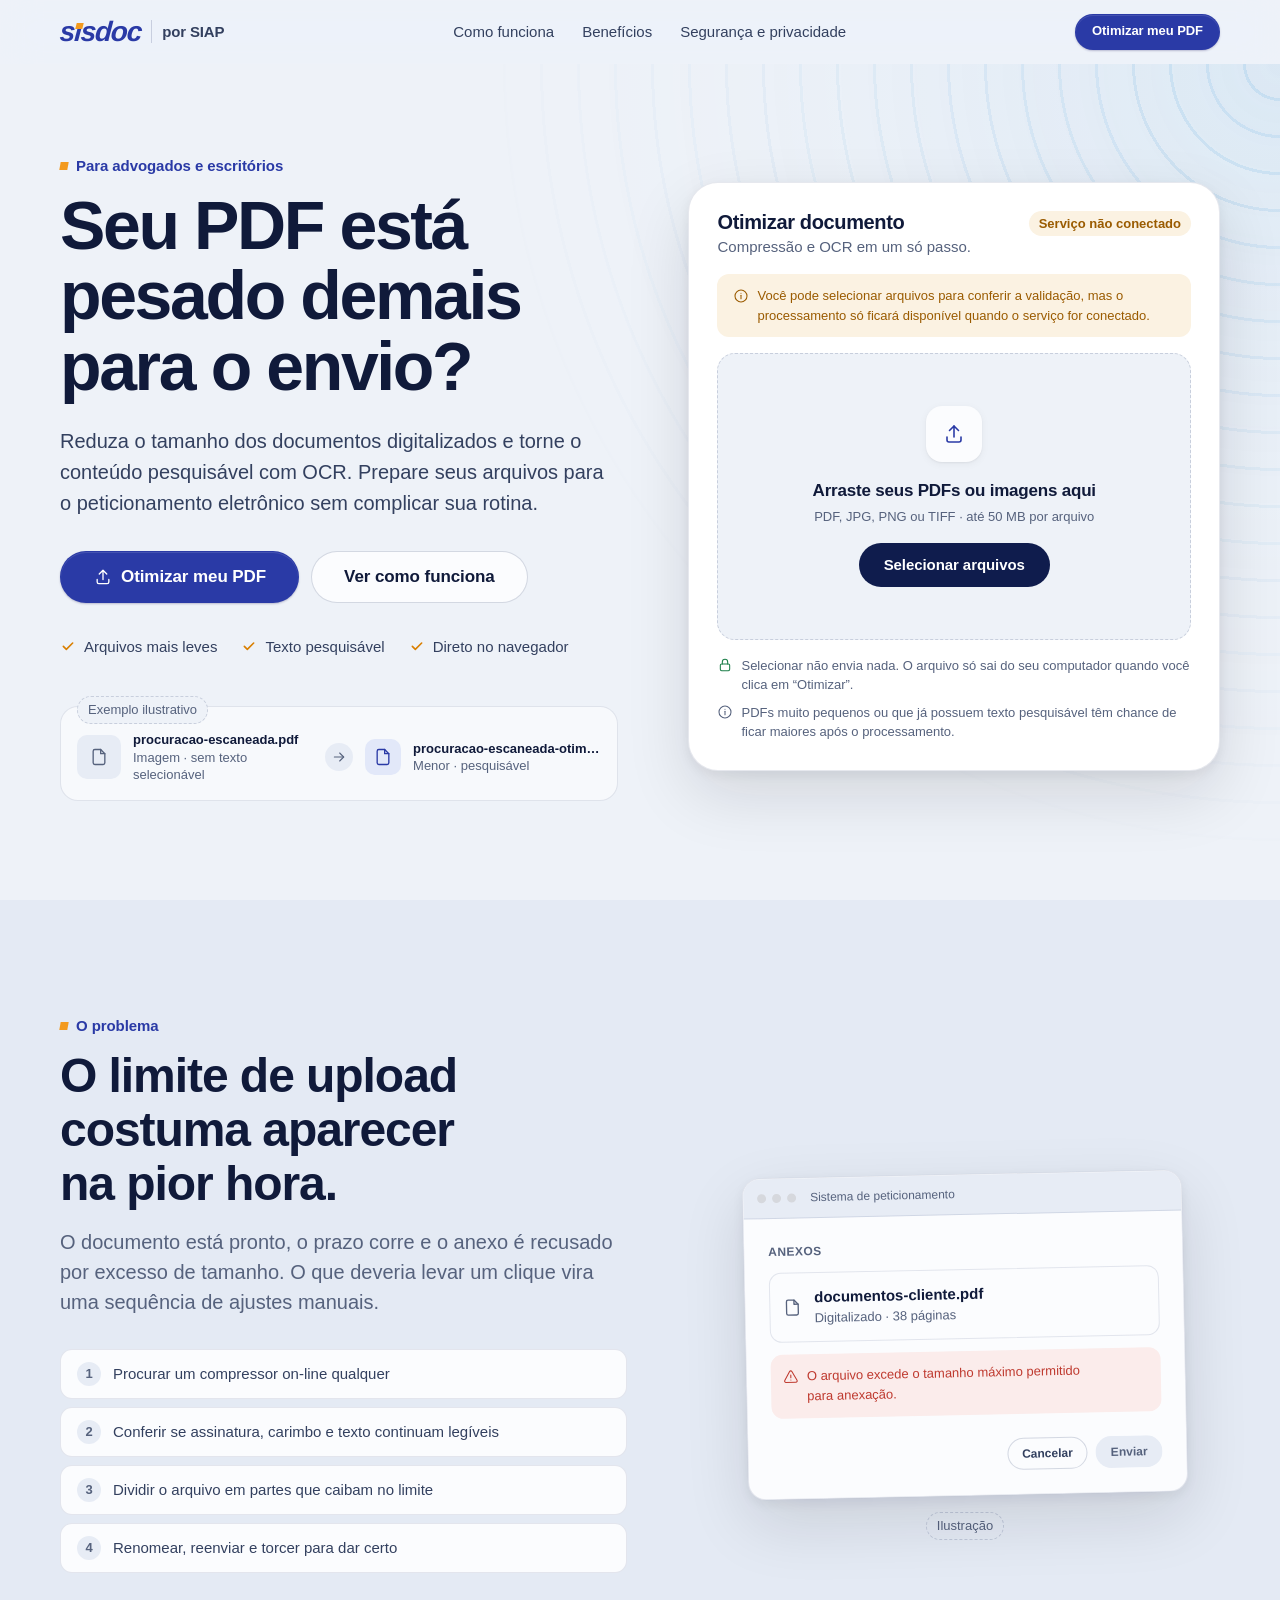
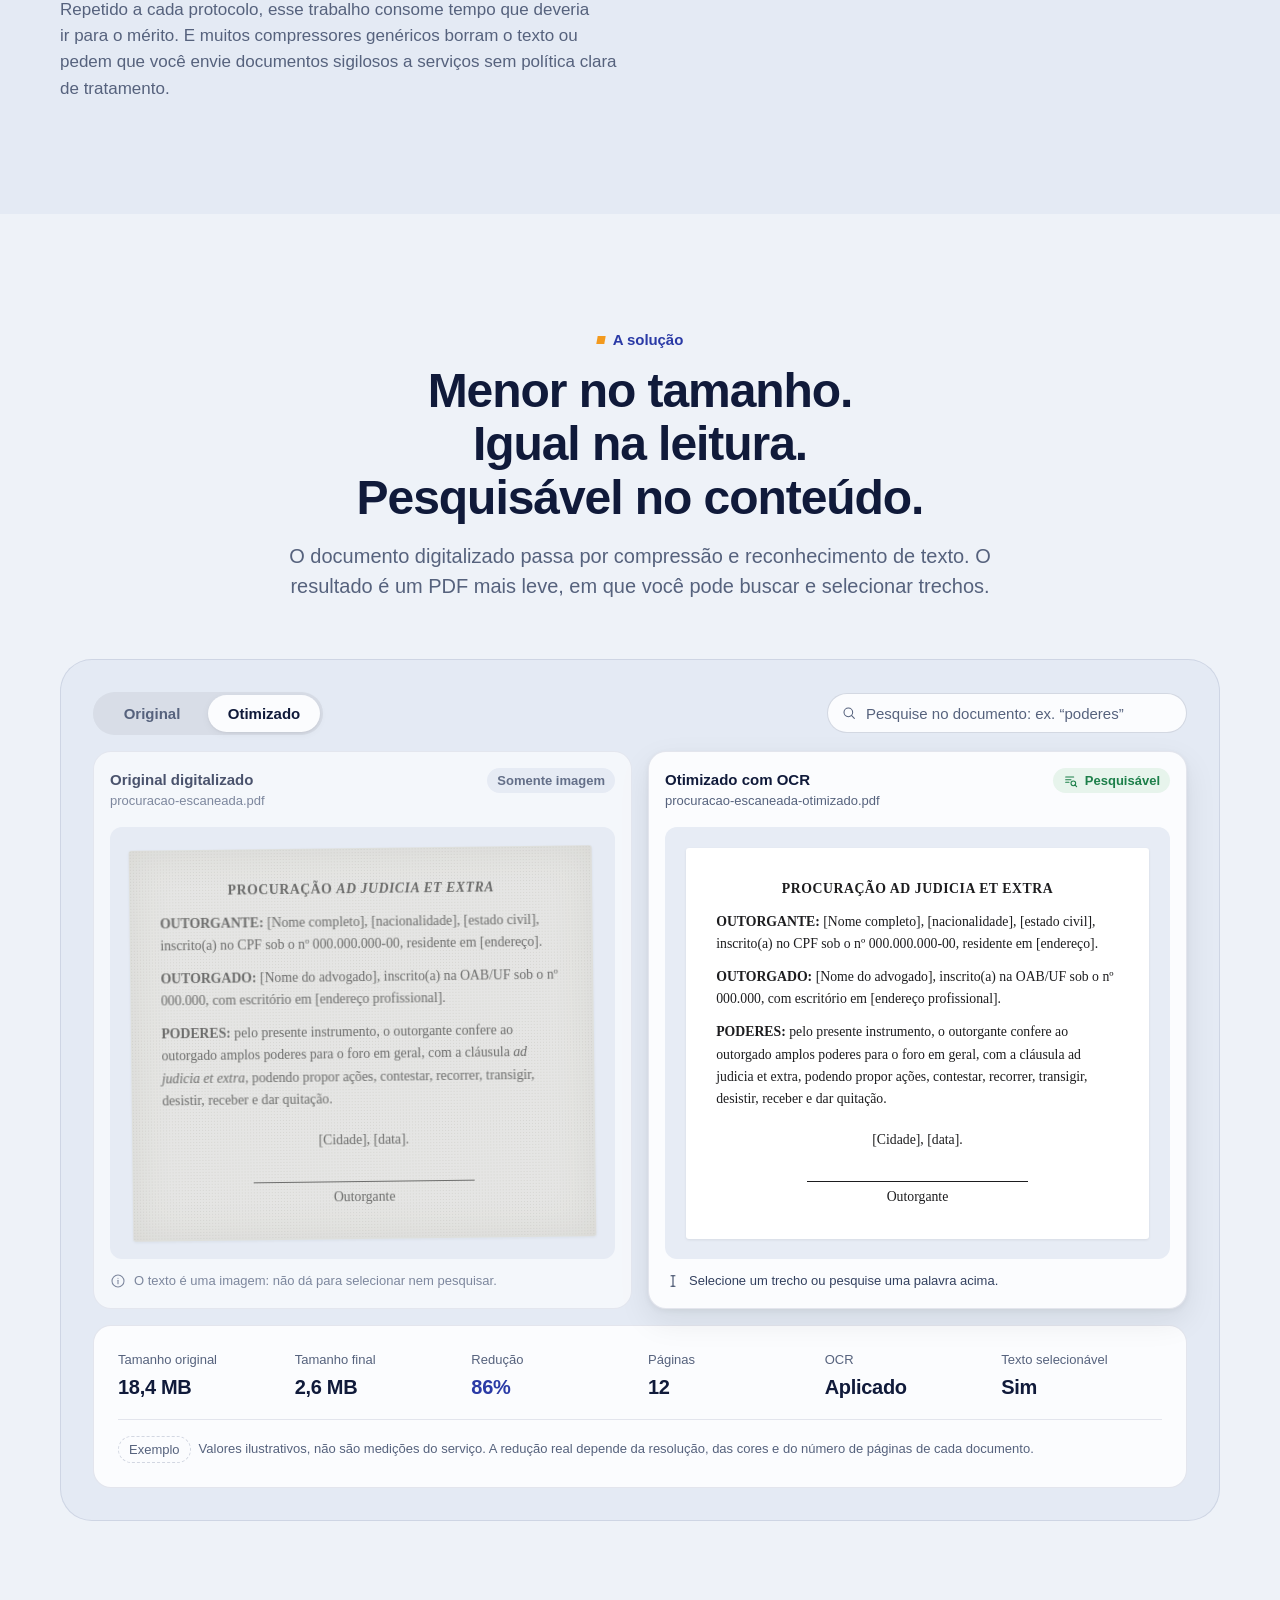
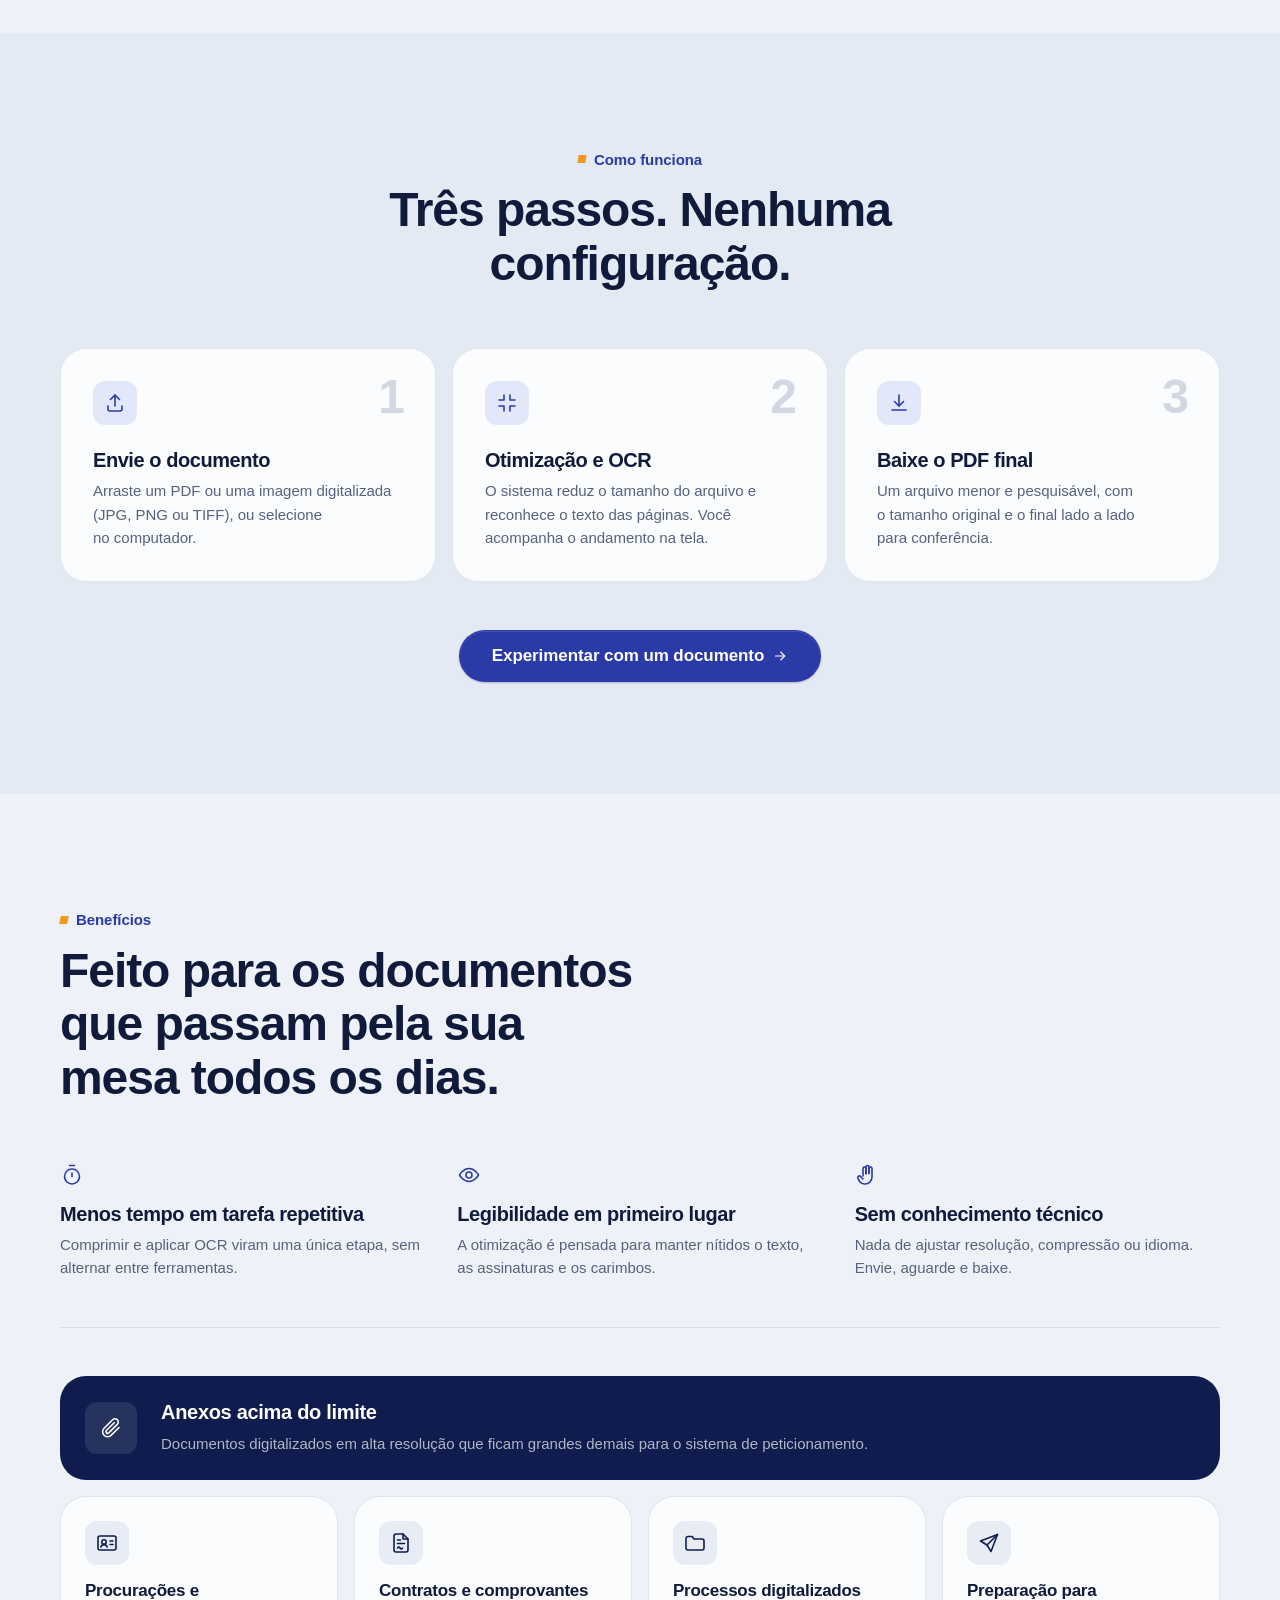
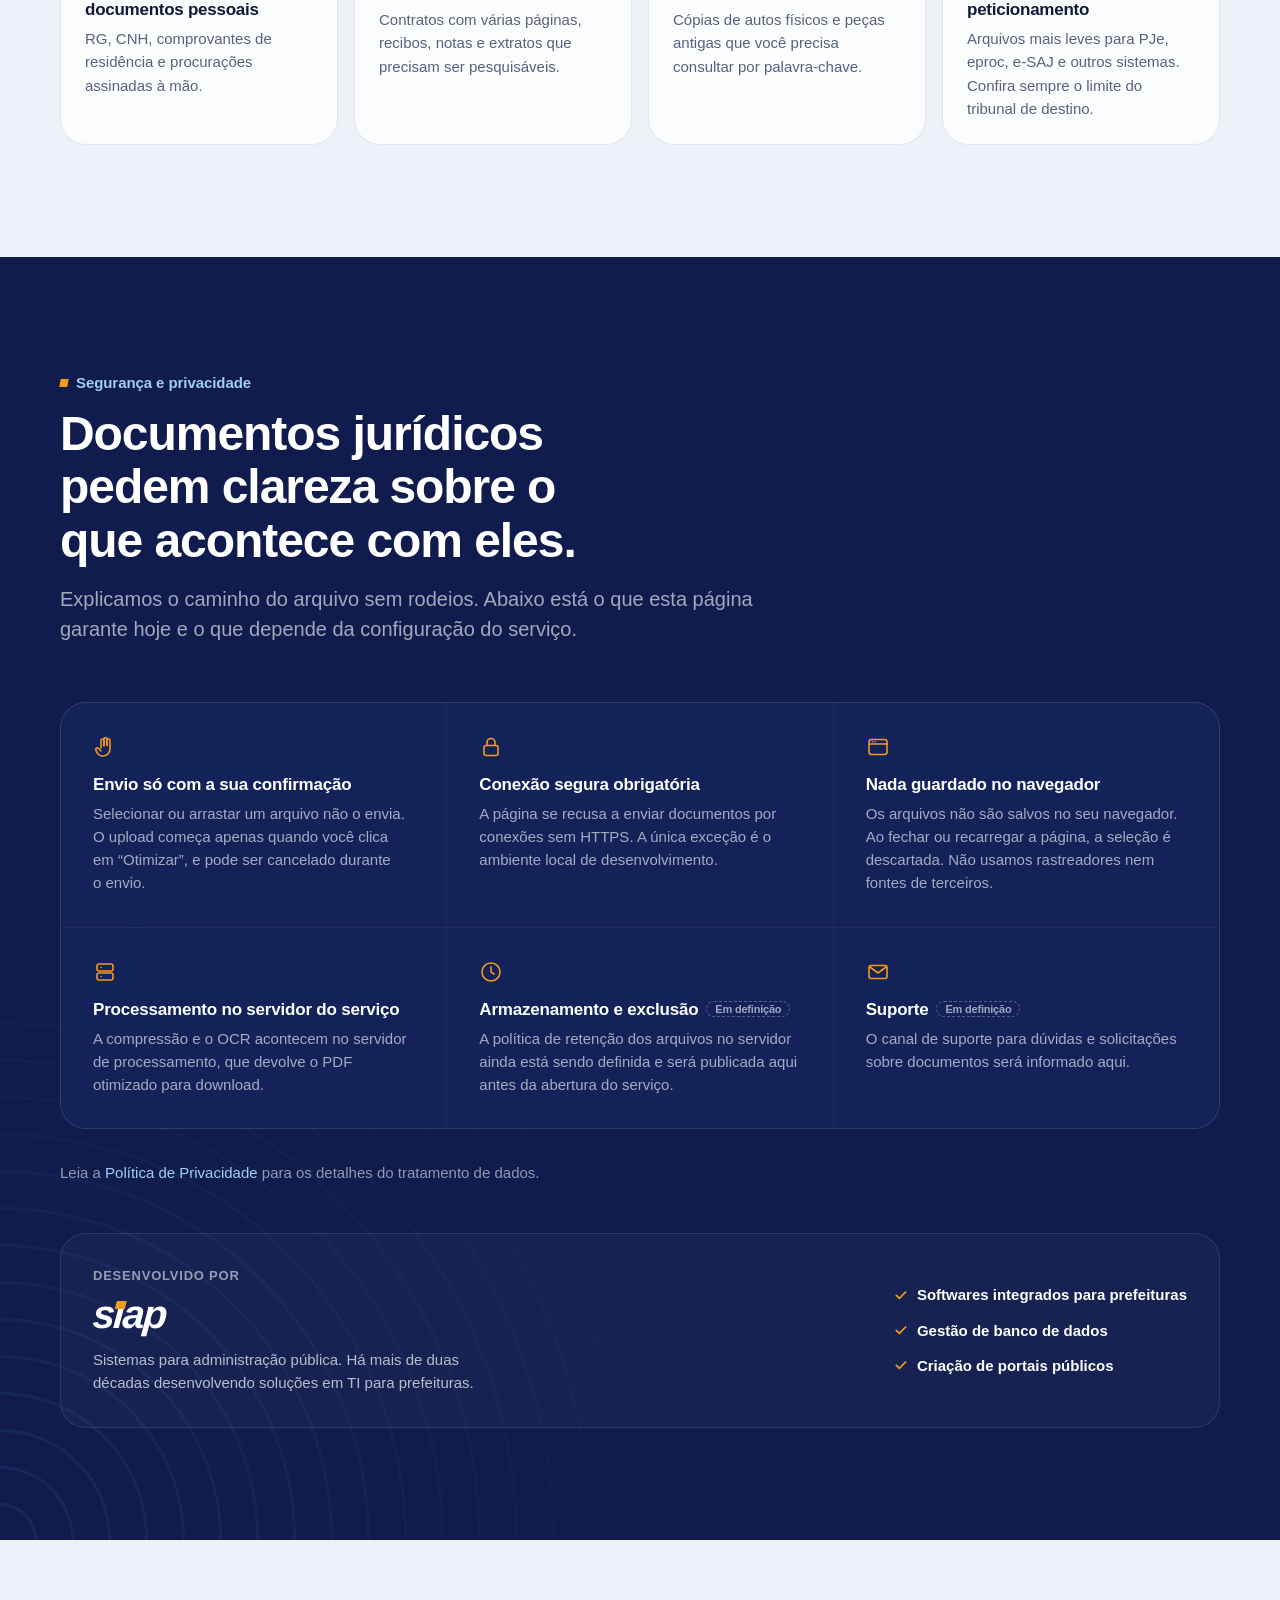
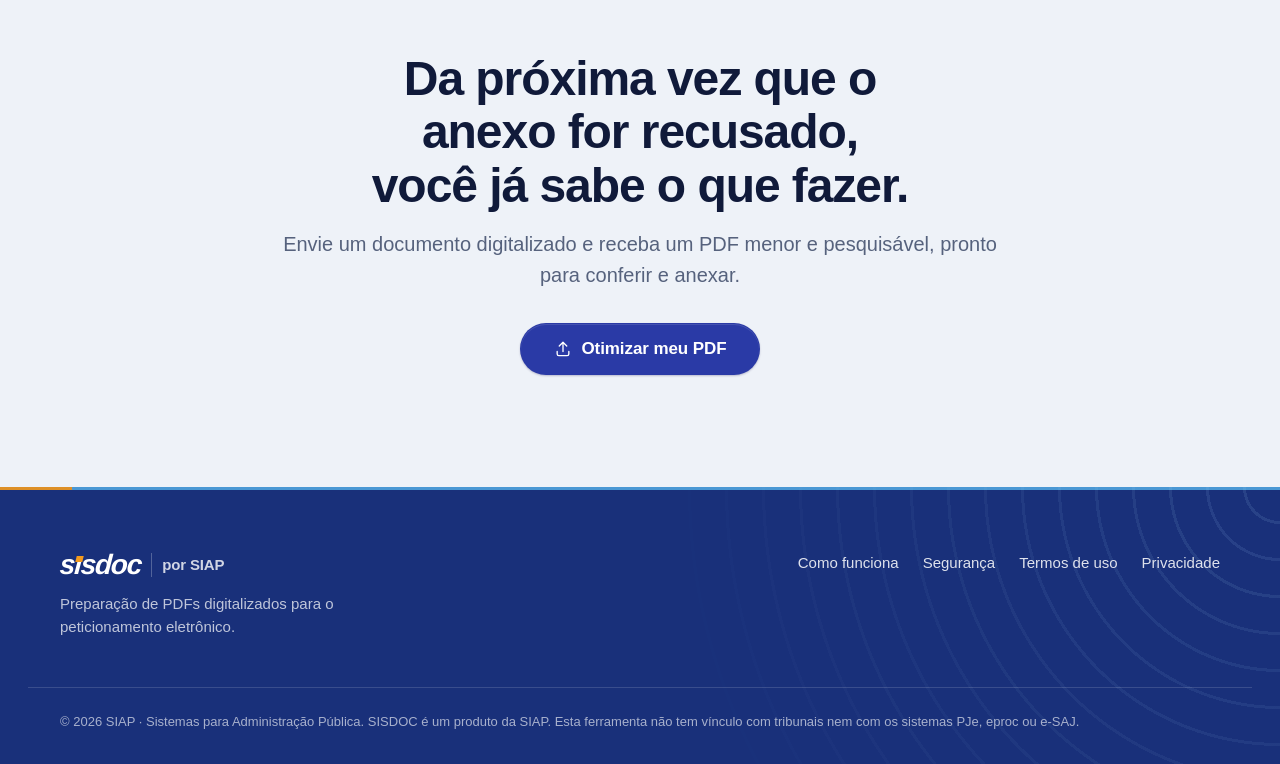
<file: index.html>
<!doctype html>
<html lang="pt-BR">
  <head>
    <meta charset="utf-8" />
    <meta name="viewport" content="width=device-width, initial-scale=1, viewport-fit=cover" />
    <title>SISDOC · PDFs prontos para o peticionamento eletrônico</title>
    <meta
      name="description"
      content="Reduza o tamanho de PDFs digitalizados e torne o texto pesquisável com OCR. Prepare procurações, contratos e documentos para o PJe, eproc e e-SAJ sem etapas manuais."
    />
    <meta name="theme-color" content="#eef2f8" />
    <!-- PRÉVIA: não indexar enquanto o produto estiver em avaliação. No lançamento, trocar por "index, follow". -->
    <meta name="robots" content="noindex, nofollow" />
    <!-- Defina a URL canônica quando o domínio estiver definido: -->
    <!-- <link rel="canonical" href="https://seudominio.com.br/" /> -->
    <meta property="og:type" content="website" />
    <meta property="og:locale" content="pt_BR" />
    <meta property="og:title" content="SISDOC · PDFs prontos para o peticionamento eletrônico" />
    <meta property="og:site_name" content="SISDOC" />
    <meta
      property="og:description"
      content="Reduza o tamanho de documentos digitalizados e torne o conteúdo pesquisável com OCR, sem complicar a rotina do escritório."
    />
    <meta name="twitter:card" content="summary" />
    <link rel="icon" href="favicon.svg" type="image/svg+xml" />

    <link rel="stylesheet" href="styles/tokens.css" />
    <link rel="stylesheet" href="styles/base.css" />
    <link rel="stylesheet" href="styles/components.css" />
    <link rel="stylesheet" href="styles/sections.css" />
    <link rel="stylesheet" href="styles/tool.css" />

    <script src="config.js"></script>
    <script type="module" src="src/main.js"></script>

    <script type="application/ld+json">
      {
        "@context": "https://schema.org",
        "@type": "WebApplication",
        "name": "SISDOC",
        "applicationCategory": "BusinessApplication",
        "publisher": {
          "@type": "Organization",
          "name": "SIAP",
          "description": "Sistemas para administração pública."
        },
        "operatingSystem": "Web",
        "inLanguage": "pt-BR",
        "description": "Ferramenta para reduzir o tamanho de PDFs digitalizados e aplicar OCR, preparando documentos para o peticionamento eletrônico."
      }
    </script>
  </head>
  <body>
    <!-- Ícones: traço único de 1,6 px, cantos arredondados. -->
    <svg width="0" height="0" style="position: absolute" aria-hidden="true" focusable="false">
      <defs>
        <symbol id="i-file" viewBox="0 0 24 24"><path d="M14 3H7a2 2 0 0 0-2 2v14a2 2 0 0 0 2 2h10a2 2 0 0 0 2-2V8z" /><path d="M14 3v5h5" /></symbol>
        <symbol id="i-upload" viewBox="0 0 24 24"><path d="M12 15V4" /><path d="m7.5 8.5 4.5-4.5 4.5 4.5" /><path d="M5 15v3a2 2 0 0 0 2 2h10a2 2 0 0 0 2-2v-3" /></symbol>
        <symbol id="i-download" viewBox="0 0 24 24"><path d="M12 4v11" /><path d="m7.5 10.5 4.5 4.5 4.5-4.5" /><path d="M5 19h14" /></symbol>
        <symbol id="i-x" viewBox="0 0 24 24"><path d="M6 6l12 12M18 6 6 18" /></symbol>
        <symbol id="i-trash" viewBox="0 0 24 24"><path d="M4 7h16" /><path d="M10 11v6M14 11v6" /><path d="M6 7l1 12a2 2 0 0 0 2 2h6a2 2 0 0 0 2-2l1-12" /><path d="M9 7V4h6v3" /></symbol>
        <symbol id="i-retry" viewBox="0 0 24 24"><path d="M4 12a8 8 0 0 1 13.7-5.6L20 8.7" /><path d="M20 4v4.7h-4.7" /><path d="M20 12a8 8 0 0 1-13.7 5.6L4 15.3" /><path d="M4 20v-4.7h4.7" /></symbol>
        <symbol id="i-info" viewBox="0 0 24 24"><circle cx="12" cy="12" r="9" /><path d="M12 11v5" /><path d="M12 8h.01" /></symbol>
        <symbol id="i-alert" viewBox="0 0 24 24"><path d="M10.3 4.3 2.8 17.5A2 2 0 0 0 4.5 20.5h15a2 2 0 0 0 1.7-3L13.7 4.3a2 2 0 0 0-3.4 0z" /><path d="M12 9.5v4" /><path d="M12 17h.01" /></symbol>
        <symbol id="i-text-search" viewBox="0 0 24 24"><path d="M4 6h12M4 10h8M4 14h5" /><circle cx="15.5" cy="15.5" r="3.5" /><path d="m18 18 2.5 2.5" /></symbol>
        <symbol id="i-compress" viewBox="0 0 24 24"><path d="M9 4v5H4" /><path d="M15 4v5h5" /><path d="M9 20v-5H4" /><path d="M15 20v-5h5" /></symbol>
        <symbol id="i-eye" viewBox="0 0 24 24"><path d="M2.5 12S6 5.5 12 5.5 21.5 12 21.5 12 18 18.5 12 18.5 2.5 12 2.5 12z" /><circle cx="12" cy="12" r="3" /></symbol>
        <symbol id="i-check" viewBox="0 0 24 24"><path d="m5 12.5 4.5 4.5L19 7.5" /></symbol>
        <symbol id="i-arrow-right" viewBox="0 0 24 24"><path d="M5 12h14" /><path d="m13 6 6 6-6 6" /></symbol>
        <symbol id="i-arrow-down" viewBox="0 0 24 24"><path d="M12 5v14" /><path d="m6 13 6 6 6-6" /></symbol>
        <symbol id="i-shield" viewBox="0 0 24 24"><path d="M12 3 5 6v5.5c0 4.4 3 8 7 9.5 4-1.5 7-5.1 7-9.5V6z" /><path d="m9 12 2 2 4-4" /></symbol>
        <symbol id="i-lock" viewBox="0 0 24 24"><rect x="5" y="10.5" width="14" height="10" rx="2" /><path d="M8 10.5V7.5a4 4 0 0 1 8 0v3" /></symbol>
        <symbol id="i-clock" viewBox="0 0 24 24"><circle cx="12" cy="12" r="9" /><path d="M12 7v5l3 2" /></symbol>
        <symbol id="i-server" viewBox="0 0 24 24"><rect x="4" y="4" width="16" height="7" rx="2" /><rect x="4" y="13" width="16" height="7" rx="2" /><path d="M8 7.5h.01M8 16.5h.01" /></symbol>
        <symbol id="i-browser" viewBox="0 0 24 24"><rect x="3" y="4.5" width="18" height="15" rx="2.5" /><path d="M3 9h18" /><path d="M6.5 6.8h.01M9 6.8h.01" /></symbol>
        <symbol id="i-mail" viewBox="0 0 24 24"><rect x="3" y="5.5" width="18" height="13" rx="2" /><path d="m4 7 8 6 8-6" /></symbol>
        <symbol id="i-id" viewBox="0 0 24 24"><rect x="3" y="5" width="18" height="14" rx="2" /><circle cx="9" cy="11" r="2.2" /><path d="M5.8 16c.6-1.6 1.8-2.4 3.2-2.4s2.6.8 3.2 2.4" /><path d="M15 10h3M15 13.5h3" /></symbol>
        <symbol id="i-contract" viewBox="0 0 24 24"><path d="M14 3H7a2 2 0 0 0-2 2v14a2 2 0 0 0 2 2h10a2 2 0 0 0 2-2V8z" /><path d="M14 3v5h5" /><path d="M8.5 12.5h7M8.5 9h3" /><path d="M8.5 17c1-1.3 1.8-1.3 2.5 0s1.6 1.2 2.5 0" /></symbol>
        <symbol id="i-folder" viewBox="0 0 24 24"><path d="M3 7.5a2 2 0 0 1 2-2h4l2 2.5h8a2 2 0 0 1 2 2V17a2 2 0 0 1-2 2H5a2 2 0 0 1-2-2z" /></symbol>
        <symbol id="i-paperclip" viewBox="0 0 24 24"><path d="m20 11.5-7.8 7.8a5 5 0 0 1-7.1-7.1l8.5-8.5a3.3 3.3 0 0 1 4.7 4.7l-8.5 8.5a1.7 1.7 0 0 1-2.4-2.4l7.8-7.8" /></symbol>
        <symbol id="i-send" viewBox="0 0 24 24"><path d="M20.5 3.5 10 14" /><path d="m20.5 3.5-6.5 17-4-6.5-6.5-4z" /></symbol>
        <symbol id="i-timer" viewBox="0 0 24 24"><circle cx="12" cy="13.5" r="7.5" /><path d="M12 13.5V10" /><path d="M9.5 2.5h5" /></symbol>
        <symbol id="i-cursor" viewBox="0 0 24 24"><path d="M9 4h2a2 2 0 0 1 1 .3A2 2 0 0 1 13 4h2" /><path d="M9 20h2a2 2 0 0 0 1-.3 2 2 0 0 0 1 .3h2" /><path d="M12 4.3v15.4" /></symbol>
        <symbol id="i-hand" viewBox="0 0 24 24"><path d="M8 13V5.5a1.5 1.5 0 0 1 3 0V11" /><path d="M11 10.5V4a1.5 1.5 0 0 1 3 0v6.5" /><path d="M14 10.5V5.5a1.5 1.5 0 0 1 3 0V14a7 7 0 0 1-7 7h-.6a6 6 0 0 1-4.6-2.2L3 15.5a1.6 1.6 0 0 1 2.4-2.1L8 16" /></symbol>
        <symbol id="i-search" viewBox="0 0 24 24"><circle cx="11" cy="11" r="6.5" /><path d="m16 16 4 4" /></symbol>
      </defs>
    </svg>

    <a class="skip-link" href="#conteudo">Pular para o conteúdo</a>

    <header class="site-header" data-header>
      <div class="container site-header__inner">
        <a class="brand" href="#topo" aria-label="SISDOC, por SIAP, página inicial">
          <span class="wordmark" aria-hidden="true">s<span class="wordmark__i">ı</span>sdoc</span>
          <span class="brand__product" aria-hidden="true">por SIAP</span>
        </a>

        <nav class="nav" aria-label="Navegação principal">
          <a class="nav__link" href="#como-funciona">Como funciona</a>
          <a class="nav__link" href="#beneficios">Benefícios</a>
          <a class="nav__link" href="#seguranca">Segurança e privacidade</a>
        </nav>

        <div class="header-actions">
          <a class="btn btn--primary btn--sm btn--header-cta" href="#ferramenta" data-cta-tool>Otimizar meu PDF</a>
          <button
            class="btn btn--ghost btn--icon menu-toggle"
            type="button"
            aria-label="Abrir menu"
            aria-expanded="false"
            aria-controls="mobile-menu"
            data-menu-toggle
          >
            <span class="menu-toggle__bars" aria-hidden="true"><span></span><span></span></span>
          </button>
        </div>
      </div>
    </header>

    <div class="mobile-menu" id="mobile-menu" data-mobile-menu aria-hidden="true">
      <nav aria-label="Navegação principal (celular)">
        <ul class="mobile-menu__list">
          <li><a class="mobile-menu__link" href="#como-funciona">Como funciona</a></li>
          <li><a class="mobile-menu__link" href="#beneficios">Benefícios</a></li>
          <li><a class="mobile-menu__link" href="#seguranca">Segurança e privacidade</a></li>
        </ul>
        <a class="btn btn--primary btn--lg btn--block" href="#ferramenta" data-cta-tool>Otimizar meu PDF</a>
      </nav>
    </div>

    <main id="conteudo">
      <!-- ============ HERO (Atenção) ============ -->
      <section class="hero" id="topo" aria-labelledby="hero-title">
        <div class="container hero__grid">
          <div class="hero__copy">
            <span class="eyebrow" data-reveal>Para advogados e escritórios</span>
            <h1 class="hero__title" id="hero-title" data-reveal style="--reveal-delay: 1">
              Seu PDF está pesado demais para o envio?
            </h1>
            <p class="hero__lead" data-reveal style="--reveal-delay: 2">
              Reduza o tamanho dos documentos digitalizados e torne o conteúdo pesquisável com OCR. Prepare seus arquivos
              para o peticionamento eletrônico sem complicar sua rotina.
            </p>
            <div class="hero__ctas" data-reveal style="--reveal-delay: 3">
              <a class="btn btn--primary btn--lg" href="#ferramenta" data-cta-tool>
                <svg class="icon" aria-hidden="true"><use href="#i-upload" /></svg>
                <span class="btn__label">Otimizar meu PDF</span>
              </a>
              <a class="btn btn--lg" href="#como-funciona">
                <span class="btn__label">Ver como funciona</span>
              </a>
            </div>
            <ul class="hero__points" data-reveal style="--reveal-delay: 4">
              <li><svg class="icon icon--sm" aria-hidden="true"><use href="#i-check" /></svg>Arquivos mais leves</li>
              <li><svg class="icon icon--sm" aria-hidden="true"><use href="#i-check" /></svg>Texto pesquisável</li>
              <li><svg class="icon icon--sm" aria-hidden="true"><use href="#i-check" /></svg>Direto no navegador</li>
            </ul>

            <figure class="hero__example" data-reveal style="--reveal-delay: 5" aria-label="Exemplo ilustrativo de antes e depois">
              <div class="mini-file mini-file--before">
                <span class="mini-file__icon" aria-hidden="true"><svg class="icon"><use href="#i-file" /></svg></span>
                <span class="mini-file__text">
                  <strong>procuracao-escaneada.pdf</strong>
                  <span>Imagem · sem texto selecionável</span>
                </span>
              </div>
              <span class="hero__example-arrow" aria-hidden="true"><svg class="icon icon--sm"><use href="#i-arrow-right" /></svg></span>
              <div class="mini-file mini-file--after">
                <span class="mini-file__icon" aria-hidden="true"><svg class="icon"><use href="#i-file" /></svg></span>
                <span class="mini-file__text">
                  <strong>procuracao-escaneada-otimizado.pdf</strong>
                  <span>Menor · pesquisável</span>
                </span>
              </div>
              <figcaption class="badge badge--example">Exemplo ilustrativo</figcaption>
            </figure>
          </div>

          <!-- ============ FERRAMENTA ============ -->
          <section class="tool" id="ferramenta" aria-labelledby="tool-title" data-tool data-reveal style="--reveal-delay: 2">
            <div class="tool__head">
              <div>
                <h2 class="tool__title" id="tool-title">Otimizar documento</h2>
                <p class="tool__subtitle">Compressão e OCR em um só passo.</p>
              </div>
              <span class="badge badge--warning" data-service-badge hidden>Serviço não conectado</span>
            </div>

            <div class="tool__notice" role="note" data-service-notice hidden>
              <svg class="icon icon--sm" aria-hidden="true"><use href="#i-info" /></svg>
              <p data-service-notice-text></p>
            </div>

            <div class="dropzone" data-dropzone>
              <input
                class="visually-hidden"
                type="file"
                id="file-input"
                multiple
                tabindex="-1"
                aria-hidden="true"
                data-file-input
              />
              <div class="dropzone__icon" aria-hidden="true">
                <svg class="icon icon--lg"><use href="#i-upload" /></svg>
              </div>
              <div class="dropzone__text">
                <p class="dropzone__title">Arraste seus PDFs ou imagens aqui</p>
                <p class="dropzone__hint" data-limits>PDF, JPG, PNG ou TIFF</p>
              </div>
              <button class="btn btn--dark dropzone__button" type="button" data-pick>
                <span class="btn__label">Selecionar arquivos</span>
              </button>
            </div>

            <ul class="file-list" aria-label="Arquivos selecionados" data-file-list hidden></ul>

            <div class="tool__footer" data-footer hidden>
              <p class="tool__summary" data-summary aria-live="polite"></p>
              <div class="tool__actions">
                <button class="btn btn--ghost" type="button" data-action="clear" hidden>
                  <span class="btn__label">Processar outro documento</span>
                </button>
                <button class="btn btn--primary" type="button" data-action="start" disabled>
                  <svg class="icon icon--sm" aria-hidden="true"><use href="#i-compress" /></svg>
                  <span class="btn__label">Otimizar</span>
                  <span class="btn__spinner spinner" aria-hidden="true"></span>
                </button>
              </div>
            </div>

            <p class="tool__hint">
              <svg class="icon icon--sm" aria-hidden="true"><use href="#i-lock" /></svg>
              Selecionar não envia nada. O arquivo só sai do seu computador quando você clica em “Otimizar”.
            </p>
            <p class="tool__hint tool__hint--info">
              <svg class="icon icon--sm" aria-hidden="true"><use href="#i-info" /></svg>
              PDFs muito pequenos ou que já possuem texto pesquisável têm chance de ficar maiores após o processamento.
            </p>
            <div class="visually-hidden" aria-live="polite" data-live></div>
          </section>
        </div>
      </section>

      <!-- ============ PROBLEMA (PAS) ============ -->
      <section class="section section--alt" id="problema" aria-labelledby="problema-title">
        <div class="container problem">
          <div class="problem__copy">
            <span class="eyebrow" data-reveal>O problema</span>
            <h2 class="section-title" id="problema-title" data-reveal style="--reveal-delay: 1">
              O limite de upload costuma aparecer na pior hora.
            </h2>
            <p class="section-lead" data-reveal style="--reveal-delay: 2">
              O documento está pronto, o prazo corre e o anexo é recusado por excesso de tamanho. O que deveria levar um
              clique vira uma sequência de ajustes manuais.
            </p>

            <ol class="manual-steps" data-reveal style="--reveal-delay: 3" aria-label="Etapas manuais comuns">
              <li><span class="manual-steps__n">1</span>Procurar um compressor on-line qualquer</li>
              <li><span class="manual-steps__n">2</span>Conferir se assinatura, carimbo e texto continuam legíveis</li>
              <li><span class="manual-steps__n">3</span>Dividir o arquivo em partes que caibam no limite</li>
              <li><span class="manual-steps__n">4</span>Renomear, reenviar e torcer para dar certo</li>
            </ol>

            <p class="problem__agitation" data-reveal style="--reveal-delay: 4">
              Repetido a cada protocolo, esse trabalho consome tempo que deveria ir para o mérito. E muitos compressores
              genéricos borram o texto ou pedem que você envie documentos sigilosos a serviços sem política clara de
              tratamento.
            </p>
          </div>

          <div class="problem__visual" data-reveal style="--reveal-delay: 2" aria-hidden="true">
            <div class="mock-upload">
              <div class="mock-upload__bar">
                <span></span><span></span><span></span>
                <p>Sistema de peticionamento</p>
              </div>
              <div class="mock-upload__body">
                <p class="mock-upload__label">Anexos</p>
                <div class="mock-upload__file">
                  <svg class="icon"><use href="#i-file" /></svg>
                  <div>
                    <strong>documentos-cliente.pdf</strong>
                    <span>Digitalizado · 38 páginas</span>
                  </div>
                </div>
                <div class="mock-upload__error">
                  <svg class="icon icon--sm"><use href="#i-alert" /></svg>
                  <p>O arquivo excede o tamanho máximo permitido para anexação.</p>
                </div>
                <div class="mock-upload__actions">
                  <span class="mock-btn">Cancelar</span>
                  <span class="mock-btn mock-btn--disabled">Enviar</span>
                </div>
              </div>
            </div>
            <span class="badge badge--example problem__caption">Ilustração</span>
          </div>
        </div>
      </section>

      <!-- ============ DEMONSTRAÇÃO ============ -->
      <section class="section" id="demonstracao" aria-labelledby="demo-title">
        <div class="container">
          <div class="section-head section-head--center">
            <span class="eyebrow" data-reveal>A solução</span>
            <h2 class="section-title" id="demo-title" data-reveal style="--reveal-delay: 1">
              Menor no tamanho. Igual na leitura. Pesquisável no conteúdo.
            </h2>
            <p class="section-lead" data-reveal style="--reveal-delay: 2">
              O documento digitalizado passa por compressão e reconhecimento de texto. O resultado é um PDF mais leve, em
              que você pode buscar e selecionar trechos.
            </p>
          </div>

          <div class="demo" data-demo data-reveal style="--reveal-delay: 2">
            <div class="demo__toolbar">
              <div class="segmented" role="tablist" aria-label="Alternar versão do documento" data-demo-tabs>
                <button class="segmented__btn" type="button" role="tab" aria-selected="false" aria-controls="demo-before" id="tab-before" data-view="before">
                  Original
                </button>
                <button class="segmented__btn" type="button" role="tab" aria-selected="true" aria-controls="demo-after" id="tab-after" data-view="after">
                  Otimizado
                </button>
                <span class="segmented__thumb" aria-hidden="true"></span>
              </div>
              <label class="demo-search">
                <span class="visually-hidden">Pesquisar no documento de exemplo</span>
                <svg class="icon icon--sm" aria-hidden="true"><use href="#i-search" /></svg>
                <input type="search" placeholder="Pesquise no documento: ex. “poderes”" autocomplete="off" data-demo-search />
              </label>
            </div>

            <div class="demo__stage" data-active="after">
              <article class="demo-panel demo-panel--before" id="demo-before" role="tabpanel" aria-labelledby="tab-before">
                <header class="demo-panel__head">
                  <div>
                    <p class="demo-panel__title">Original digitalizado</p>
                    <p class="demo-panel__file">procuracao-escaneada.pdf</p>
                  </div>
                  <span class="badge">Somente imagem</span>
                </header>
                <div class="doc doc--scan" aria-hidden="true">
                  <div class="doc__paper">
                    <p class="doc__heading">PROCURAÇÃO <em>AD JUDICIA ET EXTRA</em></p>
                    <p><b>OUTORGANTE:</b> [Nome completo], [nacionalidade], [estado civil], inscrito(a) no CPF sob o nº 000.000.000-00, residente em [endereço].</p>
                    <p><b>OUTORGADO:</b> [Nome do advogado], inscrito(a) na OAB/UF sob o nº 000.000, com escritório em [endereço profissional].</p>
                    <p><b>PODERES:</b> pelo presente instrumento, o outorgante confere ao outorgado amplos poderes para o foro em geral, com a cláusula <em>ad judicia et extra</em>, podendo propor ações, contestar, recorrer, transigir, desistir, receber e dar quitação.</p>
                    <p class="doc__sign">[Cidade], [data].<br /><span class="doc__sigline"></span>Outorgante</p>
                  </div>
                </div>
                <p class="demo-panel__status" data-demo-before-status>
                  <svg class="icon icon--sm" aria-hidden="true"><use href="#i-info" /></svg>
                  O texto é uma imagem: não dá para selecionar nem pesquisar.
                </p>
              </article>

              <article class="demo-panel demo-panel--after" id="demo-after" role="tabpanel" aria-labelledby="tab-after">
                <header class="demo-panel__head">
                  <div>
                    <p class="demo-panel__title">Otimizado com OCR</p>
                    <p class="demo-panel__file">procuracao-escaneada-otimizado.pdf</p>
                  </div>
                  <span class="badge badge--success"><svg class="icon icon--sm" aria-hidden="true"><use href="#i-text-search" /></svg>Pesquisável</span>
                </header>
                <div class="doc doc--clean">
                  <div class="doc__paper" data-demo-doc>
                    <p class="doc__heading" data-searchable>PROCURAÇÃO AD JUDICIA ET EXTRA</p>
                    <p data-searchable><b>OUTORGANTE:</b> [Nome completo], [nacionalidade], [estado civil], inscrito(a) no CPF sob o nº 000.000.000-00, residente em [endereço].</p>
                    <p data-searchable><b>OUTORGADO:</b> [Nome do advogado], inscrito(a) na OAB/UF sob o nº 000.000, com escritório em [endereço profissional].</p>
                    <p data-searchable><b>PODERES:</b> pelo presente instrumento, o outorgante confere ao outorgado amplos poderes para o foro em geral, com a cláusula ad judicia et extra, podendo propor ações, contestar, recorrer, transigir, desistir, receber e dar quitação.</p>
                    <p class="doc__sign">[Cidade], [data].<br /><span class="doc__sigline"></span>Outorgante</p>
                  </div>
                </div>
                <p class="demo-panel__status demo-panel__status--ok" data-demo-after-status aria-live="polite">
                  <svg class="icon icon--sm" aria-hidden="true"><use href="#i-cursor" /></svg>
                  Selecione um trecho ou pesquise uma palavra acima.
                </p>
              </article>
            </div>

            <div class="demo__metrics">
              <dl class="metrics" data-demo-metrics>
                <div class="metrics__item">
                  <dt>Tamanho original</dt>
                  <dd data-metric="original"></dd>
                </div>
                <div class="metrics__item">
                  <dt>Tamanho final</dt>
                  <dd data-metric="final"></dd>
                </div>
                <div class="metrics__item metrics__item--accent">
                  <dt>Redução</dt>
                  <dd data-metric="reduction"></dd>
                </div>
                <div class="metrics__item">
                  <dt>Páginas</dt>
                  <dd data-metric="pages"></dd>
                </div>
                <div class="metrics__item">
                  <dt>OCR</dt>
                  <dd>Aplicado</dd>
                </div>
                <div class="metrics__item">
                  <dt>Texto selecionável</dt>
                  <dd>Sim</dd>
                </div>
              </dl>
              <p class="metrics__note">
                <span class="badge badge--example">Exemplo</span>
                Valores ilustrativos, não são medições do serviço. A redução real depende da resolução, das cores e do
                número de páginas de cada documento.
              </p>
            </div>
          </div>
        </div>
      </section>

      <!-- ============ COMO FUNCIONA ============ -->
      <section class="section section--alt" id="como-funciona" aria-labelledby="como-title">
        <div class="container">
          <div class="section-head section-head--center">
            <span class="eyebrow" data-reveal>Como funciona</span>
            <h2 class="section-title" id="como-title" data-reveal style="--reveal-delay: 1">Três passos. Nenhuma configuração.</h2>
          </div>

          <ol class="steps">
            <li class="step" data-reveal style="--reveal-delay: 1">
              <span class="step__num">1</span>
              <div class="icon-tile"><svg class="icon icon--lg" aria-hidden="true"><use href="#i-upload" /></svg></div>
              <h3 class="step__title">Envie o documento</h3>
              <p class="step__text">Arraste um PDF ou uma imagem digitalizada (JPG, PNG ou TIFF), ou selecione no computador.</p>
            </li>
            <li class="step" data-reveal style="--reveal-delay: 2">
              <span class="step__num">2</span>
              <div class="icon-tile"><svg class="icon icon--lg" aria-hidden="true"><use href="#i-compress" /></svg></div>
              <h3 class="step__title">Otimização e OCR</h3>
              <p class="step__text">O sistema reduz o tamanho do arquivo e reconhece o texto das páginas. Você acompanha o andamento na tela.</p>
            </li>
            <li class="step" data-reveal style="--reveal-delay: 3">
              <span class="step__num">3</span>
              <div class="icon-tile"><svg class="icon icon--lg" aria-hidden="true"><use href="#i-download" /></svg></div>
              <h3 class="step__title">Baixe o PDF final</h3>
              <p class="step__text">Um arquivo menor e pesquisável, com o tamanho original e o final lado a lado para conferência.</p>
            </li>
          </ol>

          <div class="steps__cta" data-reveal>
            <a class="btn btn--primary btn--lg" href="#ferramenta" data-cta-tool>
              <span class="btn__label">Experimentar com um documento</span>
              <svg class="icon icon--sm" aria-hidden="true"><use href="#i-arrow-right" /></svg>
            </a>
          </div>
        </div>
      </section>

      <!-- ============ BENEFÍCIOS ============ -->
      <section class="section" id="beneficios" aria-labelledby="beneficios-title">
        <div class="container">
          <div class="section-head">
            <span class="eyebrow" data-reveal>Benefícios</span>
            <h2 class="section-title" id="beneficios-title" data-reveal style="--reveal-delay: 1">
              Feito para os documentos que passam pela sua mesa todos os dias.
            </h2>
          </div>

          <div class="gains">
            <div class="gain" data-reveal style="--reveal-delay: 1">
              <svg class="icon icon--lg" aria-hidden="true"><use href="#i-timer" /></svg>
              <h3>Menos tempo em tarefa repetitiva</h3>
              <p>Comprimir e aplicar OCR viram uma única etapa, sem alternar entre ferramentas.</p>
            </div>
            <div class="gain" data-reveal style="--reveal-delay: 2">
              <svg class="icon icon--lg" aria-hidden="true"><use href="#i-eye" /></svg>
              <h3>Legibilidade em primeiro lugar</h3>
              <p>A otimização é pensada para manter nítidos o texto, as assinaturas e os carimbos.</p>
            </div>
            <div class="gain" data-reveal style="--reveal-delay: 3">
              <svg class="icon icon--lg" aria-hidden="true"><use href="#i-hand" /></svg>
              <h3>Sem conhecimento técnico</h3>
              <p>Nada de ajustar resolução, compressão ou idioma. Envie, aguarde e baixe.</p>
            </div>
          </div>

          <div class="usecases">
            <article class="usecase usecase--wide" data-reveal style="--reveal-delay: 1">
              <div class="icon-tile"><svg class="icon icon--lg" aria-hidden="true"><use href="#i-paperclip" /></svg></div>
              <div>
                <h3>Anexos acima do limite</h3>
                <p>Documentos digitalizados em alta resolução que ficam grandes demais para o sistema de peticionamento.</p>
              </div>
            </article>
            <article class="usecase" data-reveal style="--reveal-delay: 2">
              <div class="icon-tile icon-tile--neutral"><svg class="icon icon--lg" aria-hidden="true"><use href="#i-id" /></svg></div>
              <h3>Procurações e documentos pessoais</h3>
              <p>RG, CNH, comprovantes de residência e procurações assinadas à mão.</p>
            </article>
            <article class="usecase" data-reveal style="--reveal-delay: 3">
              <div class="icon-tile icon-tile--neutral"><svg class="icon icon--lg" aria-hidden="true"><use href="#i-contract" /></svg></div>
              <h3>Contratos e comprovantes</h3>
              <p>Contratos com várias páginas, recibos, notas e extratos que precisam ser pesquisáveis.</p>
            </article>
            <article class="usecase" data-reveal style="--reveal-delay: 2">
              <div class="icon-tile icon-tile--neutral"><svg class="icon icon--lg" aria-hidden="true"><use href="#i-folder" /></svg></div>
              <h3>Processos digitalizados</h3>
              <p>Cópias de autos físicos e peças antigas que você precisa consultar por palavra-chave.</p>
            </article>
            <article class="usecase" data-reveal style="--reveal-delay: 3">
              <div class="icon-tile icon-tile--neutral"><svg class="icon icon--lg" aria-hidden="true"><use href="#i-send" /></svg></div>
              <h3>Preparação para peticionamento</h3>
              <p>Arquivos mais leves para PJe, eproc, e-SAJ e outros sistemas. Confira sempre o limite do tribunal de destino.</p>
            </article>
          </div>
        </div>
      </section>

      <!-- ============ SEGURANÇA ============ -->
      <section class="section section--dark" id="seguranca" aria-labelledby="seguranca-title">
        <div class="container security">
          <div class="security__head">
            <span class="eyebrow eyebrow--light" data-reveal>Segurança e privacidade</span>
            <h2 class="section-title" id="seguranca-title" data-reveal style="--reveal-delay: 1">
              Documentos jurídicos pedem clareza sobre o que acontece com eles.
            </h2>
            <p class="section-lead" data-reveal style="--reveal-delay: 2">
              Explicamos o caminho do arquivo sem rodeios. Abaixo está o que esta página garante hoje e o que depende da
              configuração do serviço.
            </p>
          </div>

          <ul class="security__grid">
            <li class="sec-item" data-reveal style="--reveal-delay: 1">
              <svg class="icon icon--lg" aria-hidden="true"><use href="#i-hand" /></svg>
              <h3>Envio só com a sua confirmação</h3>
              <p>Selecionar ou arrastar um arquivo não o envia. O upload começa apenas quando você clica em “Otimizar”, e pode ser cancelado durante o envio.</p>
            </li>
            <li class="sec-item" data-reveal style="--reveal-delay: 2">
              <svg class="icon icon--lg" aria-hidden="true"><use href="#i-lock" /></svg>
              <h3>Conexão segura obrigatória</h3>
              <p>A página se recusa a enviar documentos por conexões sem HTTPS. A única exceção é o ambiente local de desenvolvimento.</p>
            </li>
            <li class="sec-item" data-reveal style="--reveal-delay: 3">
              <svg class="icon icon--lg" aria-hidden="true"><use href="#i-browser" /></svg>
              <h3>Nada guardado no navegador</h3>
              <p>Os arquivos não são salvos no seu navegador. Ao fechar ou recarregar a página, a seleção é descartada. Não usamos rastreadores nem fontes de terceiros.</p>
            </li>
            <li class="sec-item" data-reveal style="--reveal-delay: 1">
              <svg class="icon icon--lg" aria-hidden="true"><use href="#i-server" /></svg>
              <h3>Processamento no servidor do serviço</h3>
              <p>A compressão e o OCR acontecem no servidor de processamento, que devolve o PDF otimizado para download.</p>
            </li>
            <li class="sec-item" data-reveal style="--reveal-delay: 2" data-retention>
              <svg class="icon icon--lg" aria-hidden="true"><use href="#i-clock" /></svg>
              <h3>Armazenamento e exclusão</h3>
              <p data-retention-text>A política de retenção dos arquivos no servidor ainda está sendo definida e será publicada aqui antes da abertura do serviço.</p>
            </li>
            <li class="sec-item" data-reveal style="--reveal-delay: 3" data-support>
              <svg class="icon icon--lg" aria-hidden="true"><use href="#i-mail" /></svg>
              <h3>Suporte</h3>
              <p data-support-text>O canal de suporte para dúvidas e solicitações sobre documentos será informado aqui.</p>
            </li>
          </ul>

          <p class="security__note" data-reveal>
            Leia a <a href="privacidade.html">Política de Privacidade</a> para os detalhes do tratamento de dados.
          </p>

          <div class="company" data-reveal>
            <div>
              <p class="company__by">Desenvolvido por</p>
              <p class="wordmark" aria-label="SIAP">s<span class="wordmark__i">ı</span>ap</p>
              <p class="company__text">
                Sistemas para administração pública. Há mais de duas décadas desenvolvendo soluções em TI para
                prefeituras.
              </p>
            </div>
            <ul class="company__list" aria-label="Áreas de atuação da SIAP">
              <li><svg class="icon icon--sm" aria-hidden="true"><use href="#i-check" /></svg>Softwares integrados para prefeituras</li>
              <li><svg class="icon icon--sm" aria-hidden="true"><use href="#i-check" /></svg>Gestão de banco de dados</li>
              <li><svg class="icon icon--sm" aria-hidden="true"><use href="#i-check" /></svg>Criação de portais públicos</li>
            </ul>
          </div>
        </div>
      </section>

      <!-- ============ CTA FINAL ============ -->
      <section class="section final-cta" aria-labelledby="final-title">
        <div class="container final-cta__inner">
          <h2 class="final-cta__title" id="final-title" data-reveal>Da próxima vez que o anexo for recusado, você já sabe o que fazer.</h2>
          <p class="final-cta__lead" data-reveal style="--reveal-delay: 1">
            Envie um documento digitalizado e receba um PDF menor e pesquisável, pronto para conferir e anexar.
          </p>
          <div class="final-cta__actions" data-reveal style="--reveal-delay: 2">
            <a class="btn btn--primary btn--lg" href="#ferramenta" data-cta-tool>
              <svg class="icon" aria-hidden="true"><use href="#i-upload" /></svg>
              <span class="btn__label">Otimizar meu PDF</span>
            </a>
          </div>
        </div>
      </section>
    </main>

    <footer class="site-footer">
      <div class="container site-footer__inner">
        <div class="site-footer__brand">
          <a class="brand" href="#topo" aria-label="SISDOC, por SIAP, voltar ao topo">
            <span class="wordmark" aria-hidden="true">s<span class="wordmark__i">ı</span>sdoc</span>
            <span class="brand__product" aria-hidden="true">por SIAP</span>
          </a>
          <p>Preparação de PDFs digitalizados para o peticionamento eletrônico.</p>
        </div>
        <nav class="site-footer__nav" aria-label="Rodapé">
          <a href="#como-funciona">Como funciona</a>
          <a href="#seguranca">Segurança</a>
          <a href="termos.html">Termos de uso</a>
          <a href="privacidade.html">Privacidade</a>
          <a href="#" data-contact-link hidden>Contato</a>
        </nav>
      </div>
      <div class="container site-footer__legal">
        <p>© <span data-year></span> SIAP · Sistemas para Administração Pública. SISDOC é um produto da SIAP. Esta ferramenta não tem vínculo com tribunais nem com os sistemas PJe, eproc ou e-SAJ.</p>
      </div>
    </footer>
  </body>
</html>
</file>
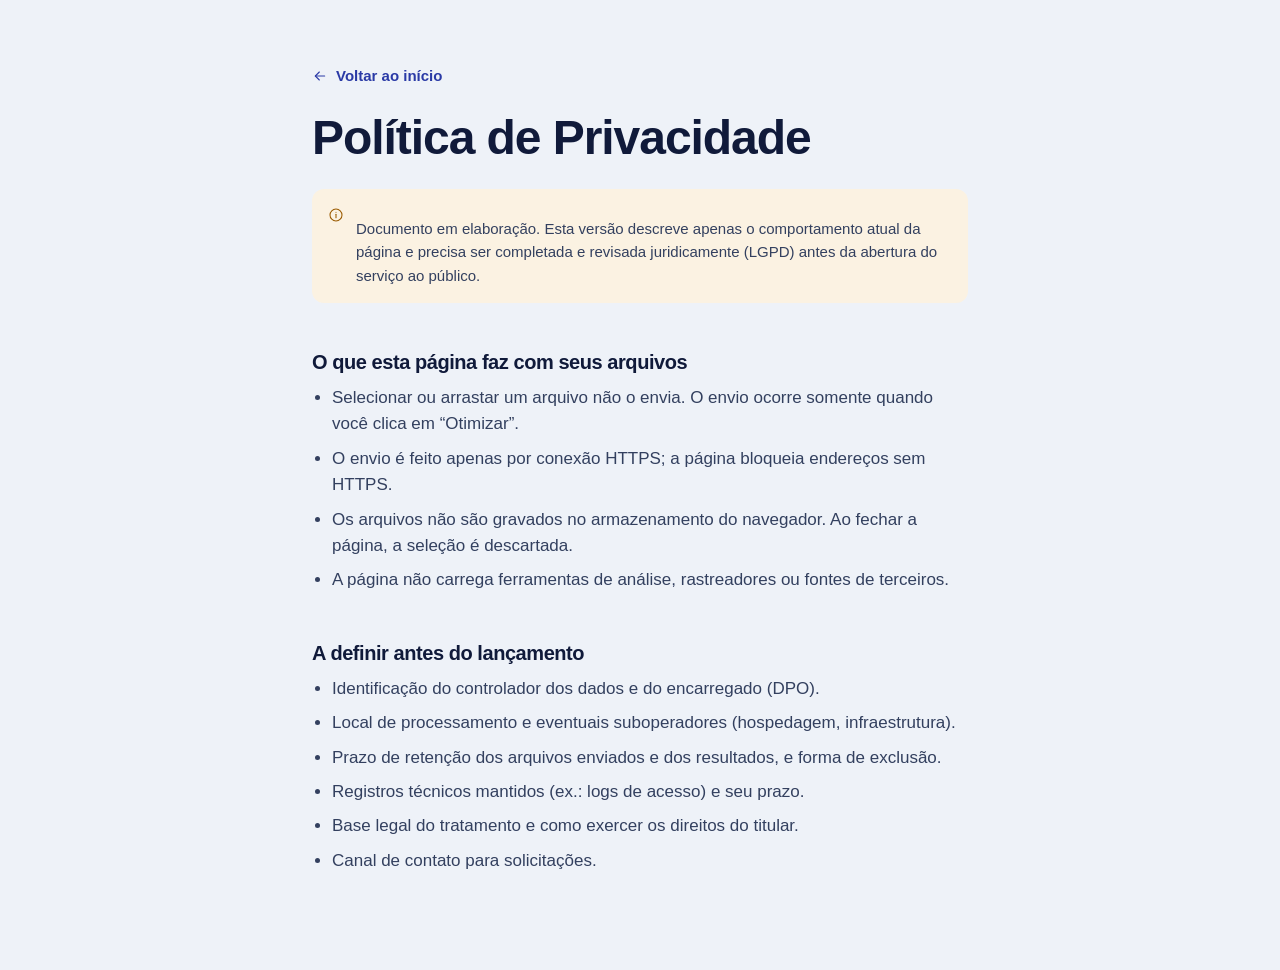
<file: privacidade.html>
<!doctype html>
<html lang="pt-BR">
  <head>
    <meta charset="utf-8" />
    <meta name="viewport" content="width=device-width, initial-scale=1" />
    <title>Política de Privacidade · SISDOC</title>
    <meta name="description" content="Como a SIAP trata os documentos enviados ao SISDOC para otimização e OCR." />
    <meta name="robots" content="noindex" />
    <link rel="icon" href="favicon.svg" type="image/svg+xml" />
    <link rel="stylesheet" href="styles/tokens.css" />
    <link rel="stylesheet" href="styles/base.css" />
    <link rel="stylesheet" href="styles/components.css" />
    <link rel="stylesheet" href="styles/legal.css" />
  </head>
  <body>
    <svg width="0" height="0" style="position: absolute" aria-hidden="true">
      <symbol id="i-arrow-right" viewBox="0 0 24 24"><path d="M5 12h14" /><path d="m13 6 6 6-6 6" /></symbol>
      <symbol id="i-info" viewBox="0 0 24 24"><circle cx="12" cy="12" r="9" /><path d="M12 11v5" /><path d="M12 8h.01" /></symbol>
    </svg>
    <main class="container legal">
      <a class="legal__back" href="index.html"><svg class="icon icon--sm" aria-hidden="true"><use href="#i-arrow-right" /></svg>Voltar ao início</a>
      <h1>Política de Privacidade</h1>
      <div class="legal__draft" role="note">
        <svg class="icon icon--sm" aria-hidden="true"><use href="#i-info" /></svg>
        <p>
          Documento em elaboração. Esta versão descreve apenas o comportamento atual da página e precisa ser completada
          e revisada juridicamente (LGPD) antes da abertura do serviço ao público.
        </p>
      </div>

      <h2>O que esta página faz com seus arquivos</h2>
      <ul>
        <li>Selecionar ou arrastar um arquivo não o envia. O envio ocorre somente quando você clica em “Otimizar”.</li>
        <li>O envio é feito apenas por conexão HTTPS; a página bloqueia endereços sem HTTPS.</li>
        <li>Os arquivos não são gravados no armazenamento do navegador. Ao fechar a página, a seleção é descartada.</li>
        <li>A página não carrega ferramentas de análise, rastreadores ou fontes de terceiros.</li>
      </ul>

      <h2>A definir antes do lançamento</h2>
      <ul>
        <li>Identificação do controlador dos dados e do encarregado (DPO).</li>
        <li>Local de processamento e eventuais suboperadores (hospedagem, infraestrutura).</li>
        <li>Prazo de retenção dos arquivos enviados e dos resultados, e forma de exclusão.</li>
        <li>Registros técnicos mantidos (ex.: logs de acesso) e seu prazo.</li>
        <li>Base legal do tratamento e como exercer os direitos do titular.</li>
        <li>Canal de contato para solicitações.</li>
      </ul>
    </main>
  </body>
</html>
</file>
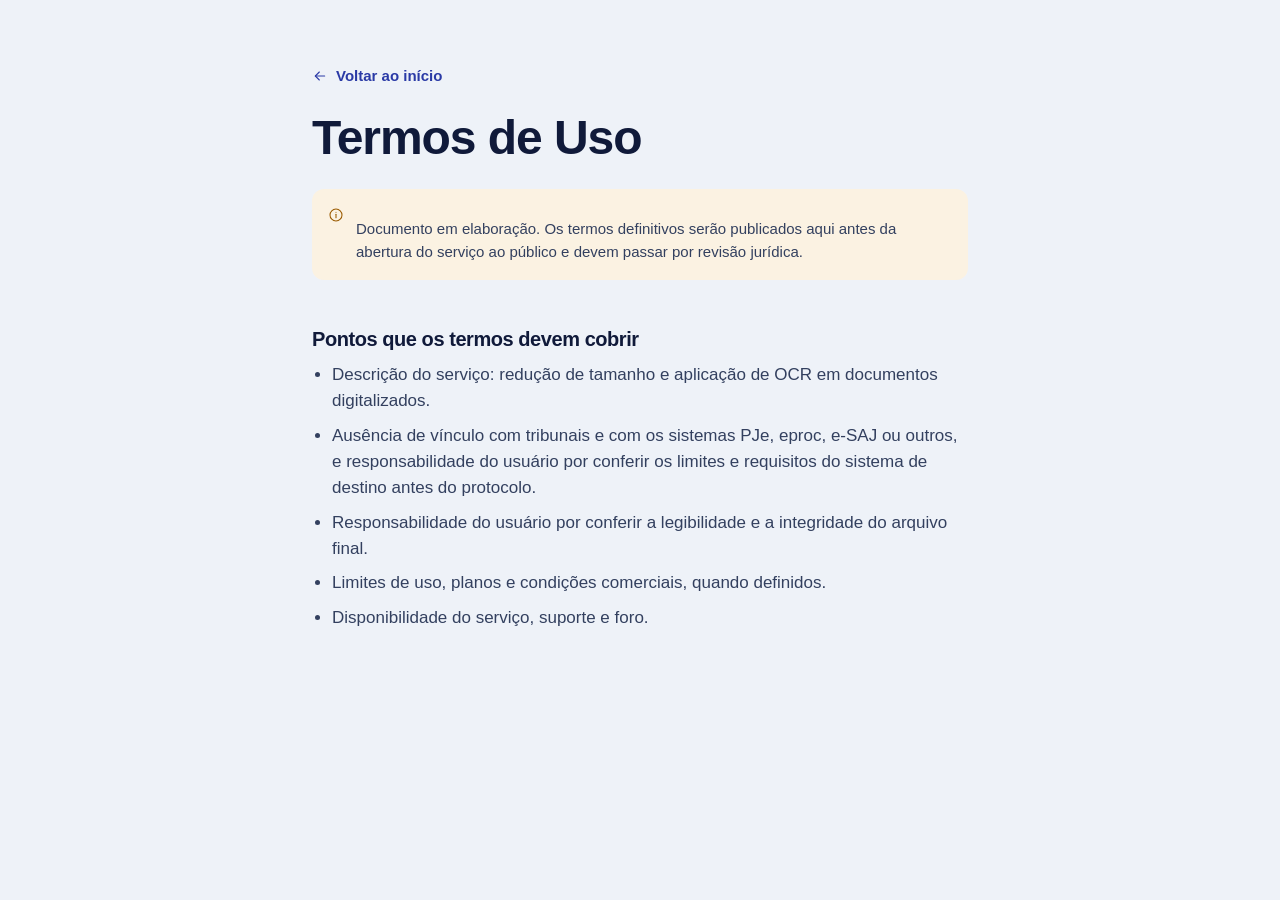
<file: termos.html>
<!doctype html>
<html lang="pt-BR">
  <head>
    <meta charset="utf-8" />
    <meta name="viewport" content="width=device-width, initial-scale=1" />
    <title>Termos de Uso · SISDOC</title>
    <meta name="description" content="Termos de uso do SISDOC, da SIAP." />
    <meta name="robots" content="noindex" />
    <link rel="icon" href="favicon.svg" type="image/svg+xml" />
    <link rel="stylesheet" href="styles/tokens.css" />
    <link rel="stylesheet" href="styles/base.css" />
    <link rel="stylesheet" href="styles/components.css" />
    <link rel="stylesheet" href="styles/legal.css" />
  </head>
  <body>
    <svg width="0" height="0" style="position: absolute" aria-hidden="true">
      <symbol id="i-arrow-right" viewBox="0 0 24 24"><path d="M5 12h14" /><path d="m13 6 6 6-6 6" /></symbol>
      <symbol id="i-info" viewBox="0 0 24 24"><circle cx="12" cy="12" r="9" /><path d="M12 11v5" /><path d="M12 8h.01" /></symbol>
    </svg>
    <main class="container legal">
      <a class="legal__back" href="index.html"><svg class="icon icon--sm" aria-hidden="true"><use href="#i-arrow-right" /></svg>Voltar ao início</a>
      <h1>Termos de Uso</h1>
      <div class="legal__draft" role="note">
        <svg class="icon icon--sm" aria-hidden="true"><use href="#i-info" /></svg>
        <p>
          Documento em elaboração. Os termos definitivos serão publicados aqui antes da abertura do serviço ao público e
          devem passar por revisão jurídica.
        </p>
      </div>

      <h2>Pontos que os termos devem cobrir</h2>
      <ul>
        <li>Descrição do serviço: redução de tamanho e aplicação de OCR em documentos digitalizados.</li>
        <li>
          Ausência de vínculo com tribunais e com os sistemas PJe, eproc, e-SAJ ou outros, e responsabilidade do usuário
          por conferir os limites e requisitos do sistema de destino antes do protocolo.
        </li>
        <li>Responsabilidade do usuário por conferir a legibilidade e a integridade do arquivo final.</li>
        <li>Limites de uso, planos e condições comerciais, quando definidos.</li>
        <li>Disponibilidade do serviço, suporte e foro.</li>
      </ul>
    </main>
  </body>
</html>
</file>
<file: styles/tokens.css>
/* Design tokens — fonte única de cores, tipografia, espaçamento e movimento. */
:root {
  color-scheme: light;

  /* Identidade SIAP: índigo do logotipo, laranja do ponto do "i" e azul-claro dos arcos. */
  --brand-indigo: #2a3aa6;
  --brand-navy: #0f1c4d;
  --brand-blue: #19307a;
  --brand-orange: #f39a1e;
  --brand-orange-strong: #d97f00;
  --brand-sky: #4fa3de;
  --brand-sky-soft: #e3f0fb;

  /* Superfícies frias: fundo azul-acinzentado; branco puro só onde há conteúdo a ler. */
  --bg: #eef2f8;
  --bg-alt: #e4eaf4;
  --surface: #fbfcfe;
  --surface-raised: #ffffff;
  --surface-sunken: #e7ecf5;

  /* Texto */
  --text: #101a3a;
  --text-2: #33405f;
  --text-3: #56627d;
  --text-inverse: #ffffff;

  /* Linhas */
  --line: rgba(16, 36, 90, 0.1);
  --line-strong: rgba(16, 36, 90, 0.17);

  /* Escuro da marca (substitui o grafite neutro) */
  --graphite: var(--brand-navy);
  --graphite-2: #1a2c66;

  /* Destaque: índigo SIAP, puxado para o azul */
  --accent: var(--brand-indigo);
  --accent-hover: #22308c;
  --accent-active: #1b2672;
  --accent-soft: #e2e8f9;
  --accent-ring: rgba(42, 58, 166, 0.32);

  /* Estados */
  --success: #1d7f4a;
  --success-soft: #e7f4ec;
  --danger: #bf3a2f;
  --danger-soft: #fbeceb;
  --warning: #9a5b00;
  --warning-soft: #fbf2e2;

  /* Tipografia: fontes do sistema (sem requisições a terceiros) */
  --font-sans: -apple-system, BlinkMacSystemFont, "SF Pro Text", "Segoe UI Variable Text", "Segoe UI",
    Inter, Roboto, "Helvetica Neue", Arial, sans-serif;
  --font-display: -apple-system, BlinkMacSystemFont, "SF Pro Display", "Segoe UI Variable Display",
    "Segoe UI", Inter, Roboto, "Helvetica Neue", Arial, sans-serif;
  --font-mono: ui-monospace, "SF Mono", "Cascadia Mono", Consolas, monospace;
  --font-doc: "Iowan Old Style", "Palatino Linotype", Palatino, Georgia, "Times New Roman", serif;

  --fs-xs: 0.8125rem;
  --fs-sm: 0.9375rem;
  --fs-md: 1.0625rem;
  --fs-lg: 1.25rem;
  --fs-xl: clamp(1.5rem, 1.1rem + 1.4vw, 2rem);
  --fs-2xl: clamp(2rem, 1.3rem + 2.6vw, 3rem);
  --fs-hero: clamp(2.5rem, 1.4rem + 4.2vw, 4.25rem);

  /* Espaçamento (escala de 4px) */
  --s-1: 0.25rem;
  --s-2: 0.5rem;
  --s-3: 0.75rem;
  --s-4: 1rem;
  --s-5: 1.5rem;
  --s-6: 2rem;
  --s-7: 3rem;
  --s-8: 4rem;
  --s-9: 6rem;
  --s-10: 8rem;

  /* Raios */
  --r-sm: 8px;
  --r-md: 12px;
  --r-lg: 18px;
  --r-xl: 26px;
  --r-pill: 999px;

  /* Sombras */
  --shadow-xs: 0 1px 2px rgba(17, 20, 28, 0.06);
  --shadow-sm: 0 1px 2px rgba(17, 20, 28, 0.05), 0 2px 8px rgba(17, 20, 28, 0.05);
  --shadow-md: 0 2px 6px rgba(17, 20, 28, 0.05), 0 12px 32px rgba(17, 20, 28, 0.08);
  --shadow-lg: 0 4px 12px rgba(17, 20, 28, 0.06), 0 24px 64px rgba(17, 20, 28, 0.12);

  /* Movimento */
  --ease-out: cubic-bezier(0.22, 1, 0.36, 1);
  --ease-in-out: cubic-bezier(0.65, 0, 0.35, 1);
  --ease-spring: cubic-bezier(0.34, 1.4, 0.64, 1);
  --dur-1: 120ms;
  --dur-2: 200ms;
  --dur-3: 320ms;
  --dur-4: 520ms;

  /* Layout */
  --container: 1160px;
  --gutter: clamp(1rem, 0.5rem + 2.5vw, 2rem);
  --header-h: 64px;
}

@media (prefers-reduced-motion: reduce) {
  :root {
    --dur-1: 0ms;
    --dur-2: 0ms;
    --dur-3: 0ms;
    --dur-4: 0ms;
  }
}
</file>
<file: styles/base.css>
/* Reset enxuto e estilos de base. */
*,
*::before,
*::after {
  box-sizing: border-box;
}

html {
  -webkit-text-size-adjust: 100%;
  text-size-adjust: 100%;
  scroll-behavior: smooth;
  scroll-padding-top: calc(var(--header-h) + 16px);
}

@media (prefers-reduced-motion: reduce) {
  html {
    scroll-behavior: auto;
  }
  *,
  *::before,
  *::after {
    animation-duration: 0.01ms !important;
    animation-iteration-count: 1 !important;
    transition-duration: 0.01ms !important;
  }
}

body {
  margin: 0;
  background: var(--bg);
  color: var(--text);
  font-family: var(--font-sans);
  font-size: var(--fs-md);
  line-height: 1.55;
  -webkit-font-smoothing: antialiased;
  -moz-osx-font-smoothing: grayscale;
  text-rendering: optimizeLegibility;
  overflow-x: hidden;
}

h1,
h2,
h3,
h4 {
  margin: 0;
  font-family: var(--font-display);
  color: var(--text);
  line-height: 1.12;
  letter-spacing: -0.022em;
  font-weight: 650;
  text-wrap: balance;
}

p {
  margin: 0;
  text-wrap: pretty;
}

ul,
ol {
  margin: 0;
  padding: 0;
}

img,
svg {
  display: block;
  max-width: 100%;
}

a {
  color: var(--accent);
  text-decoration: none;
}

a:hover {
  text-decoration: underline;
  text-underline-offset: 3px;
}

button,
input,
select,
textarea {
  font: inherit;
  color: inherit;
}

button {
  cursor: pointer;
}

:focus-visible {
  outline: 3px solid var(--accent-ring);
  outline-offset: 2px;
  border-radius: 6px;
}

::selection {
  background: rgba(42, 58, 166, 0.16);
}

.container {
  width: 100%;
  max-width: calc(var(--container) + var(--gutter) * 2);
  margin-inline: auto;
  padding-inline: var(--gutter);
}

.visually-hidden {
  position: absolute !important;
  width: 1px;
  height: 1px;
  padding: 0;
  margin: -1px;
  overflow: hidden;
  clip: rect(0 0 0 0);
  white-space: nowrap;
  border: 0;
}

.skip-link {
  position: absolute;
  left: var(--s-4);
  top: -100px;
  z-index: 1000;
  padding: var(--s-2) var(--s-4);
  background: var(--graphite);
  color: var(--text-inverse);
  border-radius: var(--r-sm);
  font-weight: 600;
  transition: top var(--dur-2) var(--ease-out);
}

.skip-link:focus {
  top: var(--s-3);
  text-decoration: none;
}

.icon {
  width: 20px;
  height: 20px;
  flex: none;
  fill: none;
  stroke: currentColor;
  stroke-width: 1.6;
  stroke-linecap: round;
  stroke-linejoin: round;
}

.icon--sm {
  width: 16px;
  height: 16px;
}

.icon--lg {
  width: 24px;
  height: 24px;
}

[hidden] {
  display: none !important;
}

/* Revelação ao rolar: só ativa quando o JS confirma que o movimento é permitido. */
.motion-ok [data-reveal] {
  opacity: 0;
  transform: translateY(14px);
  transition:
    opacity var(--dur-4) var(--ease-out),
    transform var(--dur-4) var(--ease-out);
  transition-delay: calc(var(--reveal-delay, 0) * 70ms);
}

.motion-ok [data-reveal].is-visible {
  opacity: 1;
  transform: none;
}
</file>
<file: styles/components.css>
/* Componentes reutilizáveis: botões, selos, cabeçalho, cartões. */

/* ---------- Botões ---------- */
.btn {
  --btn-bg: var(--surface);
  --btn-fg: var(--text);
  --btn-border: var(--line-strong);
  --btn-bg-hover: var(--surface-sunken);
  --btn-bg-active: #e9eaee;

  position: relative;
  display: inline-flex;
  align-items: center;
  justify-content: center;
  gap: var(--s-2);
  min-height: 44px;
  padding: 0 var(--s-5);
  border: 1px solid var(--btn-border);
  border-radius: var(--r-pill);
  background: var(--btn-bg);
  color: var(--btn-fg);
  font-size: var(--fs-sm);
  font-weight: 600;
  letter-spacing: -0.005em;
  white-space: nowrap;
  text-decoration: none;
  user-select: none;
  -webkit-tap-highlight-color: transparent;
  transition:
    background-color var(--dur-2) var(--ease-out),
    border-color var(--dur-2) var(--ease-out),
    box-shadow var(--dur-2) var(--ease-out),
    transform var(--dur-1) var(--ease-out),
    color var(--dur-2) var(--ease-out);
}

.btn:hover {
  background: var(--btn-bg-hover);
  text-decoration: none;
}

.btn:active:not(:disabled):not([aria-disabled="true"]) {
  background: var(--btn-bg-active);
  transform: scale(0.97);
}

.btn:focus-visible {
  outline: none;
  box-shadow: 0 0 0 4px var(--accent-ring);
  border-radius: var(--r-pill);
}

.btn:disabled,
.btn[aria-disabled="true"] {
  cursor: not-allowed;
  opacity: 0.45;
  transform: none;
}

.btn--primary {
  --btn-bg: var(--accent);
  --btn-fg: var(--text-inverse);
  --btn-border: transparent;
  --btn-bg-hover: var(--accent-hover);
  --btn-bg-active: var(--accent-active);
  box-shadow: 0 1px 2px rgba(26, 24, 86, 0.25), inset 0 1px 0 rgba(255, 255, 255, 0.12);
}

.btn--dark {
  --btn-bg: var(--graphite);
  --btn-fg: var(--text-inverse);
  --btn-border: transparent;
  --btn-bg-hover: var(--graphite-2);
  --btn-bg-active: #111216;
}

.btn--ghost {
  --btn-bg: transparent;
  --btn-border: transparent;
  --btn-bg-hover: rgba(17, 20, 28, 0.05);
  --btn-bg-active: rgba(17, 20, 28, 0.09);
}

.btn--lg {
  min-height: 52px;
  padding: 0 var(--s-6);
  font-size: var(--fs-md);
}

.btn--sm {
  min-height: 36px;
  padding: 0 var(--s-4);
  font-size: var(--fs-xs);
}

.btn--icon {
  width: 40px;
  min-height: 40px;
  padding: 0;
}

.btn--block {
  width: 100%;
}

/* Estado de carregamento: mantém a largura e troca o conteúdo pelo indicador. */
.btn .btn__spinner {
  display: none;
}

.btn.is-loading {
  cursor: progress;
  pointer-events: none;
}

.btn.is-loading .btn__label,
.btn.is-loading > .icon {
  opacity: 0;
}

.btn.is-loading .btn__spinner {
  display: block;
  position: absolute;
  inset: 0;
  margin: auto;
}

.spinner {
  width: 18px;
  height: 18px;
  border-radius: 50%;
  border: 2px solid currentColor;
  border-right-color: transparent;
  animation: spin 0.7s linear infinite;
}

@keyframes spin {
  to {
    transform: rotate(360deg);
  }
}

/* ---------- Selos ---------- */
.badge {
  display: inline-flex;
  align-items: center;
  gap: 6px;
  padding: 3px 10px;
  border-radius: var(--r-pill);
  background: var(--surface-sunken);
  color: var(--text-2);
  font-size: var(--fs-xs);
  font-weight: 600;
  line-height: 1.5;
  white-space: nowrap;
}

.badge--accent {
  background: var(--accent-soft);
  color: var(--accent);
}

.badge--success {
  background: var(--success-soft);
  color: var(--success);
}

.badge--danger {
  background: var(--danger-soft);
  color: var(--danger);
}

.badge--warning {
  background: var(--warning-soft);
  color: var(--warning);
}

.badge--example {
  background: transparent;
  border: 1px dashed var(--line-strong);
  color: var(--text-3);
  font-weight: 500;
}

/* ---------- Cabeçalho ---------- */
.site-header {
  position: sticky;
  top: 0;
  z-index: 100;
  height: var(--header-h);
  background: rgba(238, 242, 248, 0.74);
  backdrop-filter: saturate(180%) blur(18px);
  -webkit-backdrop-filter: saturate(180%) blur(18px);
  border-bottom: 1px solid transparent;
  transition:
    border-color var(--dur-3) var(--ease-out),
    background-color var(--dur-3) var(--ease-out);
}

.site-header.is-scrolled {
  border-bottom-color: var(--line);
  background: rgba(238, 242, 248, 0.88);
}

.site-header__inner {
  display: flex;
  align-items: center;
  justify-content: space-between;
  gap: var(--s-5);
  height: 100%;
}

.brand {
  display: inline-flex;
  align-items: center;
  gap: 10px;
  color: var(--text);
  font-family: var(--font-display);
  font-weight: 700;
  font-size: 1.125rem;
  letter-spacing: -0.02em;
}

.brand:hover {
  text-decoration: none;
}

/* Logotipo em texto, inspirado na marca SIAP: índigo, inclinado, com o ponto do "i" em quadrado laranja.
   Substitua por arquivo oficial (SVG) quando disponível. */
.wordmark {
  display: inline-block;
  color: var(--brand-indigo);
  font-family: var(--font-display);
  font-size: 1.75rem;
  font-weight: 800;
  font-style: italic;
  letter-spacing: -0.045em;
  line-height: 1;
  transform: skewX(-4deg);
}

.wordmark__i {
  position: relative;
  display: inline-block;
  line-height: 1;
}

.wordmark__i::after {
  content: "";
  position: absolute;
  left: 68%;
  bottom: calc(1ex + 0.1em);
  width: 0.24em;
  height: 0.2em;
  background: var(--brand-orange);
  transform: translateX(-50%) skewX(-10deg);
}

.brand__product {
  padding-left: 10px;
  border-left: 1px solid var(--line-strong);
  color: var(--text-2);
  font-size: var(--fs-sm);
  font-weight: 600;
  letter-spacing: -0.01em;
}

@media (max-width: 420px) {
  .brand__product {
    display: none;
  }
}

.nav {
  display: flex;
  align-items: center;
  gap: var(--s-1);
}

.nav__link {
  padding: 8px 12px;
  border-radius: var(--r-pill);
  color: var(--text-2);
  font-size: var(--fs-sm);
  font-weight: 500;
  transition:
    color var(--dur-2) var(--ease-out),
    background-color var(--dur-2) var(--ease-out);
}

.nav__link:hover {
  color: var(--text);
  background: rgba(17, 20, 28, 0.05);
  text-decoration: none;
}

.nav__link[aria-current="true"] {
  color: var(--text);
}

.header-actions {
  display: flex;
  align-items: center;
  gap: var(--s-2);
}

.menu-toggle {
  display: none;
}

.menu-toggle__bars {
  position: relative;
  width: 18px;
  height: 12px;
}

.menu-toggle__bars span {
  position: absolute;
  left: 0;
  width: 100%;
  height: 1.6px;
  border-radius: 2px;
  background: currentColor;
  transition:
    transform var(--dur-3) var(--ease-out),
    top var(--dur-3) var(--ease-out),
    opacity var(--dur-2) var(--ease-out);
}

.menu-toggle__bars span:nth-child(1) {
  top: 2px;
}

.menu-toggle__bars span:nth-child(2) {
  top: 8.4px;
}

.menu-toggle[aria-expanded="true"] .menu-toggle__bars span:nth-child(1) {
  top: 5.2px;
  transform: rotate(45deg);
}

.menu-toggle[aria-expanded="true"] .menu-toggle__bars span:nth-child(2) {
  top: 5.2px;
  transform: rotate(-45deg);
}

/* Menu mobile: painel que desliza com opacidade, sem cortes bruscos. */
.mobile-menu {
  position: fixed;
  inset: var(--header-h) 0 auto 0;
  z-index: 99;
  padding: var(--s-3) var(--gutter) var(--s-6);
  background: rgba(238, 242, 248, 0.97);
  backdrop-filter: saturate(180%) blur(18px);
  -webkit-backdrop-filter: saturate(180%) blur(18px);
  border-bottom: 1px solid var(--line);
  box-shadow: var(--shadow-md);
  opacity: 0;
  transform: translateY(-8px);
  visibility: hidden;
  transition:
    opacity var(--dur-3) var(--ease-out),
    transform var(--dur-3) var(--ease-out),
    visibility 0s linear var(--dur-3);
}

.mobile-menu.is-open {
  opacity: 1;
  transform: none;
  visibility: visible;
  transition:
    opacity var(--dur-3) var(--ease-out),
    transform var(--dur-3) var(--ease-out),
    visibility 0s;
}

.mobile-menu__list {
  list-style: none;
  display: grid;
  gap: 2px;
}

.mobile-menu__link {
  display: block;
  padding: 14px 4px;
  border-bottom: 1px solid var(--line);
  color: var(--text);
  font-size: var(--fs-lg);
  font-weight: 600;
  letter-spacing: -0.015em;
}

.mobile-menu__link:hover {
  text-decoration: none;
  color: var(--accent);
}

.mobile-menu .btn {
  margin-top: var(--s-5);
}

.mobile-menu.is-open .mobile-menu__list li {
  animation: menu-item-in var(--dur-4) var(--ease-out) both;
}

.mobile-menu.is-open .mobile-menu__list li:nth-child(2) {
  animation-delay: 30ms;
}
.mobile-menu.is-open .mobile-menu__list li:nth-child(3) {
  animation-delay: 60ms;
}
.mobile-menu.is-open .mobile-menu__list li:nth-child(4) {
  animation-delay: 90ms;
}

@keyframes menu-item-in {
  from {
    opacity: 0;
    transform: translateY(-6px);
  }
}

@media (max-width: 880px) {
  .nav,
  .header-actions .btn--header-cta {
    display: none;
  }
  .menu-toggle {
    display: inline-flex;
  }
}

@media (min-width: 881px) {
  .mobile-menu {
    display: none;
  }
}

/* ---------- Cabeçalho de seção ---------- */
.section {
  padding-block: clamp(4rem, 3rem + 5vw, 8rem);
}

.section--alt {
  background: var(--bg-alt);
}

.section-head {
  max-width: 720px;
  margin-bottom: clamp(2.5rem, 2rem + 2vw, 4rem);
}

.section-head--center {
  margin-inline: auto;
  text-align: center;
}

.eyebrow {
  display: inline-flex;
  align-items: center;
  gap: 8px;
  margin-bottom: var(--s-3);
  color: var(--accent);
  font-size: var(--fs-sm);
  font-weight: 600;
  letter-spacing: -0.005em;
}

/* Marcador laranja: o mesmo quadrado do ponto do "i" no logotipo. */
.eyebrow::before {
  content: "";
  flex: none;
  width: 8px;
  height: 8px;
  background: var(--brand-orange);
  transform: skewX(-10deg);
}

.section-title {
  font-size: var(--fs-2xl);
}

.section-lead {
  margin-top: var(--s-4);
  color: var(--text-3);
  font-size: var(--fs-lg);
  line-height: 1.5;
}

/* ---------- Cartões ---------- */
.card {
  position: relative;
  padding: var(--s-6);
  border: 1px solid var(--line);
  border-radius: var(--r-xl);
  background: var(--surface);
  box-shadow: var(--shadow-xs);
}

.icon-tile {
  display: grid;
  place-items: center;
  width: 44px;
  height: 44px;
  border-radius: 12px;
  background: var(--accent-soft);
  color: var(--accent);
}

.icon-tile--neutral {
  background: var(--surface-sunken);
  color: var(--graphite);
}

/* ---------- Barra de progresso ---------- */
.progress {
  position: relative;
  height: 6px;
  border-radius: var(--r-pill);
  background: var(--surface-sunken);
  overflow: hidden;
}

.progress__bar {
  position: absolute;
  inset: 0 auto 0 0;
  width: 100%;
  border-radius: inherit;
  background: var(--accent);
  transform-origin: left center;
  transform: scaleX(var(--progress, 0));
  transition: transform var(--dur-3) var(--ease-out);
}

/* Indeterminado: usado quando o servidor não informa progresso. Não simula porcentagem. */
.progress--indeterminate .progress__bar {
  width: 35%;
  transform: none;
  animation: indeterminate 1.4s var(--ease-in-out) infinite;
}

@keyframes indeterminate {
  from {
    left: -35%;
  }
  to {
    left: 100%;
  }
}

@media (prefers-reduced-motion: reduce) {
  .progress--indeterminate .progress__bar {
    width: 100%;
    left: 0;
    opacity: 0.45;
    animation: none !important;
  }
}

.progress--success .progress__bar {
  background: var(--success);
}

.progress--danger .progress__bar {
  background: var(--danger);
}
</file>
<file: styles/sections.css>
/* Seções da landing page. */

/* ---------- Hero ---------- */
.hero {
  position: relative;
  padding-block: clamp(2.5rem, 1.5rem + 5vw, 6rem) clamp(4rem, 3rem + 4vw, 7rem);
  /* clip (e não hidden): hidden permite rolagem programática e o foco deslocava o conteúdo. */
  overflow: hidden;
  overflow: clip;
}

/* Arcos concêntricos azul-claros, ecoando o grafismo da marca SIAP; desvanecem para não competir com o conteúdo. */
.hero::before {
  content: "";
  position: absolute;
  top: 0;
  right: 0;
  width: min(62vw, 860px);
  aspect-ratio: 1;
  background:
    repeating-radial-gradient(circle at 100% 0, transparent 0 34px, rgba(79, 163, 222, 0.16) 34px 37px),
    radial-gradient(circle at 100% 0, rgba(79, 163, 222, 0.12), transparent 65%);
  -webkit-mask-image: radial-gradient(circle at 100% 0, #000 0, transparent 72%);
  mask-image: radial-gradient(circle at 100% 0, #000 0, transparent 72%);
  pointer-events: none;
}

.hero__grid {
  position: relative;
  display: grid;
  grid-template-columns: minmax(0, 1.05fr) minmax(0, 1fr);
  gap: clamp(2.5rem, 2rem + 3vw, 5rem);
  align-items: center;
}

.hero__title {
  font-size: var(--fs-hero);
  letter-spacing: -0.035em;
  line-height: 1.04;
  font-weight: 700;
}

.hero__lead {
  margin-top: var(--s-5);
  max-width: 34em;
  color: var(--text-2);
  font-size: clamp(1.0625rem, 1rem + 0.35vw, 1.25rem);
  line-height: 1.55;
}

.hero__ctas {
  display: flex;
  flex-wrap: wrap;
  gap: var(--s-3);
  margin-top: var(--s-6);
}

.hero__points {
  list-style: none;
  display: flex;
  flex-wrap: wrap;
  gap: var(--s-2) var(--s-5);
  margin-top: var(--s-6);
  color: var(--text-2);
  font-size: var(--fs-sm);
  font-weight: 500;
}

.hero__points li {
  display: inline-flex;
  align-items: center;
  gap: var(--s-2);
}

.hero__points .icon {
  color: var(--brand-orange-strong);
  stroke-width: 2.4;
}

.hero__example {
  position: relative;
  display: flex;
  align-items: center;
  gap: var(--s-3);
  margin: var(--s-7) 0 0;
  padding: var(--s-4);
  padding-top: var(--s-5);
  border: 1px solid var(--line);
  border-radius: var(--r-lg);
  background: rgba(251, 252, 254, 0.7);
  max-width: 560px;
}

.hero__example figcaption {
  position: absolute;
  top: -11px;
  left: var(--s-4);
  background: var(--bg);
}

.hero__example-arrow {
  display: grid;
  place-items: center;
  flex: none;
  width: 28px;
  height: 28px;
  border-radius: 50%;
  background: var(--surface-sunken);
  color: var(--text-3);
}

.mini-file {
  display: flex;
  align-items: center;
  gap: var(--s-3);
  min-width: 0;
  flex: 1;
}

.mini-file__icon {
  position: relative;
  display: grid;
  place-items: center;
  flex: none;
  width: 36px;
  height: 36px;
  border-radius: 10px;
  background: var(--surface-sunken);
  color: var(--text-3);
}

.mini-file--before .mini-file__icon {
  width: 44px;
  height: 44px;
}

.mini-file--after .mini-file__icon {
  background: var(--accent-soft);
  color: var(--accent);
}

.mini-file__text {
  display: grid;
  min-width: 0;
  font-size: var(--fs-xs);
  color: var(--text-3);
  line-height: 1.35;
}

.mini-file__text strong {
  overflow: hidden;
  color: var(--text);
  font-weight: 600;
  text-overflow: ellipsis;
  white-space: nowrap;
}

@media (max-width: 980px) {
  .hero__grid {
    grid-template-columns: 1fr;
  }
  .hero__copy {
    max-width: 680px;
  }
  /* Em uma coluna, a ferramenta vem logo após as CTAs; a demonstração completa fica mais abaixo. */
  .hero__example {
    display: none;
  }
}

@media (max-width: 560px) {
  .hero__ctas .btn {
    flex: 1 1 100%;
  }
  .hero__example {
    flex-direction: column;
    align-items: stretch;
  }
  .hero__example-arrow {
    transform: rotate(90deg);
    align-self: center;
  }
}

/* ---------- Problema ---------- */
.problem {
  display: grid;
  grid-template-columns: minmax(0, 1fr) minmax(0, 0.9fr);
  gap: clamp(2.5rem, 2rem + 4vw, 6rem);
  align-items: center;
}

.manual-steps {
  list-style: none;
  display: grid;
  gap: var(--s-2);
  margin-top: var(--s-6);
}

.manual-steps li {
  display: flex;
  align-items: center;
  gap: var(--s-3);
  padding: var(--s-3) var(--s-4);
  border: 1px solid var(--line);
  border-radius: var(--r-md);
  background: var(--surface);
  color: var(--text-2);
  font-size: var(--fs-sm);
  font-weight: 500;
}

.manual-steps__n {
  display: grid;
  place-items: center;
  flex: none;
  width: 24px;
  height: 24px;
  border-radius: 50%;
  background: var(--surface-sunken);
  color: var(--text-3);
  font-size: var(--fs-xs);
  font-weight: 700;
  font-variant-numeric: tabular-nums;
}

.problem__agitation {
  margin-top: var(--s-5);
  color: var(--text-3);
}

.problem__visual {
  position: relative;
  display: grid;
  justify-items: center;
}

.problem__caption {
  margin-top: var(--s-4);
}

.mock-upload {
  width: 100%;
  max-width: 440px;
  border: 1px solid var(--line);
  border-radius: var(--r-lg);
  background: var(--surface);
  box-shadow: var(--shadow-lg);
  overflow: hidden;
  transform: rotate(-1.2deg);
}

.mock-upload__bar {
  display: flex;
  align-items: center;
  gap: 6px;
  padding: 10px 14px;
  border-bottom: 1px solid var(--line);
  background: var(--surface-sunken);
}

.mock-upload__bar span {
  width: 9px;
  height: 9px;
  border-radius: 50%;
  background: #d6d8dd;
}

.mock-upload__bar p {
  margin-left: 8px;
  color: var(--text-3);
  font-size: 12px;
  font-weight: 500;
}

.mock-upload__body {
  padding: var(--s-5);
}

.mock-upload__label {
  color: var(--text-3);
  font-size: 12px;
  font-weight: 600;
  letter-spacing: 0.04em;
  text-transform: uppercase;
}

.mock-upload__file {
  display: flex;
  align-items: center;
  gap: var(--s-3);
  margin-top: var(--s-3);
  padding: var(--s-3);
  border: 1px solid var(--line);
  border-radius: var(--r-md);
}

.mock-upload__file .icon {
  color: var(--text-3);
}

.mock-upload__file div {
  display: grid;
  font-size: var(--fs-xs);
  color: var(--text-3);
}

.mock-upload__file strong {
  color: var(--text);
  font-size: var(--fs-sm);
}

.mock-upload__error {
  display: flex;
  gap: var(--s-2);
  margin-top: var(--s-3);
  padding: var(--s-3);
  border-radius: var(--r-md);
  background: var(--danger-soft);
  color: var(--danger);
  font-size: var(--fs-xs);
  font-weight: 500;
}

.mock-upload__error .icon {
  margin-top: 2px;
}

.mock-upload__actions {
  display: flex;
  justify-content: flex-end;
  gap: var(--s-2);
  margin-top: var(--s-5);
}

.mock-btn {
  padding: 6px 14px;
  border: 1px solid var(--line-strong);
  border-radius: var(--r-pill);
  font-size: 12px;
  font-weight: 600;
  color: var(--text-2);
}

.mock-btn--disabled {
  border-color: transparent;
  background: var(--surface-sunken);
  color: var(--text-3);
}

@media (max-width: 880px) {
  .problem {
    grid-template-columns: 1fr;
  }
}

/* ---------- Demonstração ---------- */
.demo {
  padding: clamp(1rem, 0.5rem + 2vw, 2rem);
  border: 1px solid var(--line);
  border-radius: calc(var(--r-xl) + 6px);
  background: var(--bg-alt);
}

.demo__toolbar {
  display: flex;
  flex-wrap: wrap;
  align-items: center;
  justify-content: space-between;
  gap: var(--s-3);
  margin-bottom: var(--s-4);
}

.segmented {
  position: relative;
  display: inline-grid;
  grid-template-columns: 1fr 1fr;
  padding: 3px;
  border-radius: var(--r-pill);
  background: rgba(17, 20, 28, 0.06);
}

.segmented__btn {
  position: relative;
  z-index: 1;
  min-width: 112px;
  padding: 7px 16px;
  border: 0;
  border-radius: var(--r-pill);
  background: transparent;
  color: var(--text-3);
  font-size: var(--fs-sm);
  font-weight: 600;
  transition: color var(--dur-2) var(--ease-out);
}

.segmented__btn[aria-selected="true"] {
  color: var(--text);
}

.segmented__btn:focus-visible {
  outline-offset: 0;
  border-radius: var(--r-pill);
}

.segmented__thumb {
  position: absolute;
  top: 3px;
  bottom: 3px;
  left: 3px;
  width: calc(50% - 3px);
  border-radius: var(--r-pill);
  background: var(--surface);
  box-shadow: var(--shadow-sm);
  transition: transform var(--dur-3) var(--ease-out);
}

.segmented[data-active="after"] .segmented__thumb {
  transform: translateX(100%);
}

.demo-search {
  position: relative;
  display: flex;
  align-items: center;
  flex: 1 1 260px;
  max-width: 360px;
}

.demo-search .icon {
  position: absolute;
  left: 14px;
  color: var(--text-3);
  pointer-events: none;
}

.demo-search input {
  width: 100%;
  height: 40px;
  padding: 0 14px 0 38px;
  border: 1px solid var(--line-strong);
  border-radius: var(--r-pill);
  background: var(--surface);
  font-size: var(--fs-sm);
  transition:
    border-color var(--dur-2) var(--ease-out),
    box-shadow var(--dur-2) var(--ease-out);
}

.demo-search input::placeholder {
  color: var(--text-3);
}

.demo-search input:focus {
  outline: none;
  border-color: var(--accent);
  box-shadow: 0 0 0 4px var(--accent-ring);
}

.demo__stage {
  display: grid;
  grid-template-columns: 1fr 1fr;
  gap: var(--s-4);
}

.demo-panel {
  display: flex;
  flex-direction: column;
  min-width: 0;
  padding: var(--s-4);
  border: 1px solid var(--line);
  border-radius: var(--r-lg);
  background: var(--surface);
  transition:
    opacity var(--dur-3) var(--ease-out),
    box-shadow var(--dur-3) var(--ease-out);
}

/* No desktop as duas versões ficam lado a lado; a aba destaca a ativa. */
.demo__stage[data-active="after"] .demo-panel--before,
.demo__stage[data-active="before"] .demo-panel--after {
  opacity: 0.72;
}

.demo__stage[data-active="after"] .demo-panel--after,
.demo__stage[data-active="before"] .demo-panel--before {
  box-shadow: var(--shadow-md);
}

.demo-panel__head {
  display: flex;
  align-items: flex-start;
  justify-content: space-between;
  gap: var(--s-3);
  margin-bottom: var(--s-4);
}

.demo-panel__title {
  font-weight: 650;
  font-size: var(--fs-sm);
}

.demo-panel__file {
  color: var(--text-3);
  font-size: var(--fs-xs);
  word-break: break-all;
}

.demo-panel__status {
  display: flex;
  align-items: center;
  gap: var(--s-2);
  margin-top: var(--s-3);
  min-height: 1.5em;
  color: var(--text-3);
  font-size: var(--fs-xs);
}

.demo-panel__status--ok {
  color: var(--text-2);
}

.demo-panel__status.is-hit {
  color: var(--success);
  font-weight: 600;
}

.demo-panel__status.is-miss {
  color: var(--warning);
}

/* Documento simulado */
.doc {
  flex: 1;
  padding: clamp(0.75rem, 0.5rem + 1vw, 1.5rem);
  border-radius: var(--r-md);
  background: var(--surface-sunken);
}

.doc__paper {
  position: relative;
  padding: clamp(1rem, 0.7rem + 1.5vw, 2rem);
  background: #fff;
  border-radius: 3px;
  box-shadow: 0 1px 3px rgba(17, 20, 28, 0.08);
  font-family: var(--font-doc);
  font-size: clamp(0.75rem, 0.7rem + 0.2vw, 0.875rem);
  line-height: 1.6;
  color: #1d1d1f;
}

.doc__paper p + p {
  margin-top: 0.8em;
}

.doc__heading {
  text-align: center;
  font-weight: 700;
  letter-spacing: 0.04em;
}

.doc__sign {
  margin-top: 1.4em !important;
  text-align: center;
}

.doc__sigline {
  display: block;
  width: 55%;
  margin: 2.2em auto 0.3em;
  border-top: 1px solid currentColor;
}

/* Digitalização: papel acinzentado, leve inclinação e desfoque. O texto não é selecionável. */
.doc--scan .doc__paper {
  background: #efede6;
  color: #3a3833;
  filter: blur(0.45px) contrast(0.92);
  transform: rotate(-0.7deg);
  user-select: none;
  -webkit-user-select: none;
  box-shadow:
    inset 0 0 40px rgba(80, 70, 40, 0.12),
    0 1px 3px rgba(17, 20, 28, 0.08);
}

.doc--scan .doc__paper::after {
  content: "";
  position: absolute;
  inset: 0;
  background-image: radial-gradient(rgba(60, 50, 30, 0.12) 0.6px, transparent 0.7px);
  background-size: 3px 3px;
  mix-blend-mode: multiply;
  pointer-events: none;
}

.doc--clean .doc__paper ::selection {
  background: rgba(42, 58, 166, 0.2);
}

.doc mark {
  padding: 0 1px;
  border-radius: 2px;
  background: #ffe58a;
  color: inherit;
  box-shadow: 0 0 0 1px #f2cd45;
  animation: mark-in var(--dur-3) var(--ease-out);
}

@keyframes mark-in {
  from {
    background: transparent;
    box-shadow: none;
  }
}

.demo__metrics {
  margin-top: var(--s-4);
  padding: var(--s-5);
  border: 1px solid var(--line);
  border-radius: var(--r-lg);
  background: var(--surface);
}

.metrics {
  display: grid;
  grid-template-columns: repeat(6, minmax(0, 1fr));
  gap: var(--s-4);
  margin: 0;
}

.metrics__item dt {
  color: var(--text-3);
  font-size: var(--fs-xs);
  font-weight: 500;
}

.metrics__item dd {
  margin: 2px 0 0;
  font-size: var(--fs-lg);
  font-weight: 650;
  letter-spacing: -0.015em;
  font-variant-numeric: tabular-nums;
}

.metrics__item--accent dd {
  color: var(--accent);
}

.metrics__note {
  display: flex;
  flex-wrap: wrap;
  align-items: center;
  gap: var(--s-2);
  margin-top: var(--s-4);
  padding-top: var(--s-4);
  border-top: 1px solid var(--line);
  color: var(--text-3);
  font-size: var(--fs-xs);
}

@media (max-width: 980px) {
  .metrics {
    grid-template-columns: repeat(3, minmax(0, 1fr));
  }
}

@media (max-width: 760px) {
  .demo__stage {
    grid-template-columns: 1fr;
  }
  .demo__stage[data-active="after"] .demo-panel--before,
  .demo__stage[data-active="before"] .demo-panel--after {
    display: none;
  }
  .demo__stage .demo-panel {
    opacity: 1 !important;
    animation: panel-in var(--dur-3) var(--ease-out);
  }
  .demo-search {
    max-width: none;
  }
  .segmented {
    width: 100%;
  }
}

@keyframes panel-in {
  from {
    opacity: 0;
    transform: translateY(6px);
  }
}

@media (max-width: 480px) {
  .metrics {
    grid-template-columns: repeat(2, minmax(0, 1fr));
  }
}

/* ---------- Como funciona ---------- */
.steps {
  list-style: none;
  display: grid;
  grid-template-columns: repeat(3, minmax(0, 1fr));
  gap: var(--s-4);
  counter-reset: step;
}

.step {
  position: relative;
  padding: var(--s-6);
  border: 1px solid var(--line);
  border-radius: var(--r-xl);
  background: var(--surface);
}

.step__num {
  position: absolute;
  top: var(--s-5);
  right: var(--s-6);
  color: var(--line-strong);
  font-family: var(--font-display);
  font-size: 3rem;
  font-weight: 700;
  line-height: 1;
  letter-spacing: -0.04em;
  font-variant-numeric: tabular-nums;
}

.step__title {
  margin-top: var(--s-5);
  font-size: var(--fs-lg);
}

.step__text {
  margin-top: var(--s-2);
  color: var(--text-3);
  font-size: var(--fs-sm);
}

.steps__cta {
  display: flex;
  justify-content: center;
  margin-top: var(--s-7);
}

@media (max-width: 880px) {
  .steps {
    grid-template-columns: 1fr;
  }
}

/* ---------- Benefícios ---------- */
.gains {
  display: grid;
  grid-template-columns: repeat(3, minmax(0, 1fr));
  gap: var(--s-6);
  padding-bottom: var(--s-7);
  margin-bottom: var(--s-7);
  border-bottom: 1px solid var(--line);
}

.gain .icon {
  color: var(--accent);
}

.gain h3 {
  margin-top: var(--s-4);
  font-size: var(--fs-lg);
}

.gain p {
  margin-top: var(--s-2);
  color: var(--text-3);
  font-size: var(--fs-sm);
}

.usecases {
  display: grid;
  grid-template-columns: repeat(4, minmax(0, 1fr));
  gap: var(--s-4);
}

.usecase {
  padding: var(--s-5);
  border: 1px solid var(--line);
  border-radius: var(--r-xl);
  background: var(--surface);
  transition:
    transform var(--dur-3) var(--ease-out),
    box-shadow var(--dur-3) var(--ease-out),
    border-color var(--dur-3) var(--ease-out);
}

@media (hover: hover) {
  .usecase:hover {
    transform: translateY(-2px);
    border-color: var(--line-strong);
    box-shadow: var(--shadow-md);
  }
}

.usecase h3 {
  margin-top: var(--s-4);
  font-size: var(--fs-md);
  letter-spacing: -0.015em;
}

.usecase p {
  margin-top: var(--s-2);
  color: var(--text-3);
  font-size: var(--fs-sm);
}

.usecase--wide {
  grid-column: 1 / -1;
  display: flex;
  align-items: center;
  gap: var(--s-5);
  background: var(--graphite);
  border-color: transparent;
  color: var(--text-inverse);
}

.usecase--wide h3 {
  margin-top: 0;
  color: var(--text-inverse);
  font-size: var(--fs-lg);
}

.usecase--wide p {
  color: rgba(255, 255, 255, 0.68);
}

.usecase--wide .icon-tile {
  flex: none;
  width: 52px;
  height: 52px;
  background: rgba(255, 255, 255, 0.1);
  color: #fff;
}

@media (max-width: 980px) {
  .usecases {
    grid-template-columns: repeat(2, minmax(0, 1fr));
  }
}

@media (max-width: 760px) {
  .gains {
    grid-template-columns: 1fr;
    gap: var(--s-5);
  }
}

@media (max-width: 520px) {
  .usecases {
    grid-template-columns: 1fr;
  }
  .usecase--wide {
    flex-direction: column;
    align-items: flex-start;
  }
}

/* ---------- Segurança (seção escura) ---------- */
.section--dark {
  position: relative;
  background: var(--brand-navy);
  color: rgba(255, 255, 255, 0.86);
  overflow: hidden;
  overflow: clip;
}

.section--dark::before {
  content: "";
  position: absolute;
  bottom: 0;
  left: 0;
  width: min(60vw, 760px);
  aspect-ratio: 1;
  background: repeating-radial-gradient(circle at 0 100%, transparent 0 34px, rgba(79, 163, 222, 0.1) 34px 37px);
  -webkit-mask-image: radial-gradient(circle at 0 100%, #000 0, transparent 70%);
  mask-image: radial-gradient(circle at 0 100%, #000 0, transparent 70%);
  pointer-events: none;
}

.section--dark .container {
  position: relative;
}

.section--dark .section-title {
  color: #fff;
}

.section--dark .section-lead {
  color: rgba(255, 255, 255, 0.62);
}

.eyebrow--light {
  color: #9fd0f3;
}

.security__head {
  max-width: 760px;
  margin-bottom: clamp(2.5rem, 2rem + 2vw, 4rem);
}

.security__grid {
  list-style: none;
  display: grid;
  grid-template-columns: repeat(3, minmax(0, 1fr));
  gap: 1px;
  border-radius: var(--r-xl);
  overflow: hidden;
  background: rgba(255, 255, 255, 0.08);
  border: 1px solid rgba(255, 255, 255, 0.08);
}

.sec-item {
  padding: var(--s-6);
  background: #13235a;
}

.sec-item .icon {
  color: var(--brand-orange);
}

.sec-item h3 {
  margin-top: var(--s-4);
  color: #fff;
  font-size: var(--fs-md);
  letter-spacing: -0.012em;
}

.sec-item p {
  margin-top: var(--s-2);
  color: rgba(255, 255, 255, 0.62);
  font-size: var(--fs-sm);
}

.sec-item.is-pending h3::after {
  content: "Em definição";
  display: inline-block;
  margin-left: var(--s-2);
  padding: 1px 8px;
  border: 1px dashed rgba(255, 255, 255, 0.28);
  border-radius: var(--r-pill);
  color: rgba(255, 255, 255, 0.6);
  font-size: 0.6875rem;
  font-weight: 600;
  vertical-align: 2px;
}

.sec-item a {
  color: #9fd0f3;
}

.security__note {
  margin-top: var(--s-6);
  color: rgba(255, 255, 255, 0.55);
  font-size: var(--fs-sm);
}

.security__note a {
  color: #9fd0f3;
}

.section--dark :focus-visible {
  outline-color: rgba(159, 208, 243, 0.7);
}

/* Quem desenvolve: credencial da empresa, com os checks laranja da identidade visual. */
.company {
  display: grid;
  grid-template-columns: minmax(0, 1fr) auto;
  gap: var(--s-5) var(--s-7);
  align-items: center;
  margin-top: var(--s-7);
  padding: var(--s-6);
  border: 1px solid rgba(255, 255, 255, 0.1);
  border-radius: var(--r-xl);
  background: rgba(255, 255, 255, 0.03);
}

.company__by {
  color: rgba(255, 255, 255, 0.55);
  font-size: var(--fs-xs);
  font-weight: 600;
  letter-spacing: 0.06em;
  text-transform: uppercase;
}

.company .wordmark {
  margin-top: var(--s-2);
  color: #fff;
  font-size: 2.5rem;
}

.company__text {
  margin-top: var(--s-3);
  max-width: 46ch;
  color: rgba(255, 255, 255, 0.7);
  font-size: var(--fs-sm);
}

.company__list {
  list-style: none;
  display: grid;
  gap: var(--s-3);
  color: #fff;
  font-size: var(--fs-sm);
  font-weight: 600;
}

.company__list li {
  display: flex;
  align-items: center;
  gap: var(--s-2);
}

.company__list .icon {
  color: var(--brand-orange);
  stroke-width: 2.6;
}

@media (max-width: 760px) {
  .company {
    grid-template-columns: 1fr;
  }
}

@media (max-width: 980px) {
  .security__grid {
    grid-template-columns: repeat(2, minmax(0, 1fr));
  }
}

@media (max-width: 620px) {
  .security__grid {
    grid-template-columns: 1fr;
  }
}

/* ---------- CTA final ---------- */
.final-cta__inner {
  max-width: 820px;
  text-align: center;
}

.final-cta__title {
  font-size: var(--fs-2xl);
}

.final-cta__lead {
  margin-top: var(--s-4);
  color: var(--text-3);
  font-size: var(--fs-lg);
}

.final-cta__actions {
  display: flex;
  justify-content: center;
  margin-top: var(--s-6);
}

/* ---------- Rodapé ---------- */
/* Rodapé azul da marca, com o mesmo grafismo de arcos e uma faixa laranja no topo. */
.site-footer {
  position: relative;
  padding-block: var(--s-8) var(--s-6);
  background: var(--brand-blue);
  color: rgba(255, 255, 255, 0.72);
  font-size: var(--fs-sm);
  overflow: hidden;
  overflow: clip;
}

.site-footer::before {
  content: "";
  position: absolute;
  top: 0;
  left: 0;
  right: 0;
  height: 3px;
  background: linear-gradient(90deg, var(--brand-orange) 0 72px, var(--brand-sky) 72px 100%);
  opacity: 0.9;
}

.site-footer::after {
  content: "";
  position: absolute;
  top: 0;
  right: 0;
  width: min(55vw, 640px);
  aspect-ratio: 1;
  background: repeating-radial-gradient(circle at 100% 0, transparent 0 34px, rgba(159, 208, 243, 0.12) 34px 37px);
  -webkit-mask-image: radial-gradient(circle at 100% 0, #000 0, transparent 70%);
  mask-image: radial-gradient(circle at 100% 0, #000 0, transparent 70%);
  pointer-events: none;
}

.site-footer .container {
  position: relative;
  z-index: 1;
}

.site-footer__inner {
  display: flex;
  flex-wrap: wrap;
  justify-content: space-between;
  gap: var(--s-6);
}

.site-footer .brand,
.site-footer .wordmark {
  color: #fff;
}

.site-footer .brand__product {
  border-left-color: rgba(255, 255, 255, 0.25);
  color: rgba(255, 255, 255, 0.8);
}

.site-footer__brand p {
  margin-top: var(--s-3);
  max-width: 34ch;
  color: rgba(255, 255, 255, 0.72);
}

.site-footer__nav {
  display: flex;
  flex-wrap: wrap;
  gap: var(--s-2) var(--s-5);
  align-content: flex-start;
}

.site-footer__nav a {
  color: rgba(255, 255, 255, 0.86);
}

.site-footer__nav a:hover {
  color: #fff;
}

.site-footer :focus-visible {
  outline-color: rgba(159, 208, 243, 0.8);
}

.site-footer__legal {
  margin-top: var(--s-7);
  padding-top: var(--s-5);
  border-top: 1px solid rgba(255, 255, 255, 0.14);
  color: rgba(255, 255, 255, 0.62);
  font-size: var(--fs-xs);
}
</file>
<file: styles/tool.css>
/* Ferramenta de processamento. */

.tool {
  position: relative;
  padding: clamp(1.25rem, 1rem + 1vw, 1.75rem);
  border: 1px solid var(--line);
  border-radius: calc(var(--r-xl) + 4px);
  background: var(--surface-raised);
  box-shadow: var(--shadow-lg);
}

.tool__head {
  display: flex;
  align-items: flex-start;
  justify-content: space-between;
  gap: var(--s-3);
  margin-bottom: var(--s-4);
}

.tool__title {
  font-size: var(--fs-lg);
  letter-spacing: -0.018em;
}

.tool__subtitle {
  margin-top: 2px;
  color: var(--text-3);
  font-size: var(--fs-sm);
}

.tool__notice {
  display: flex;
  gap: var(--s-2);
  margin-bottom: var(--s-4);
  padding: var(--s-3) var(--s-4);
  border-radius: var(--r-md);
  background: var(--warning-soft);
  color: var(--warning);
  font-size: var(--fs-xs);
  line-height: 1.5;
}

.tool__notice .icon {
  margin-top: 2px;
}

/* ---------- Área de envio ---------- */
.dropzone {
  position: relative;
  display: grid;
  justify-items: center;
  gap: var(--s-4);
  padding: clamp(2rem, 1.5rem + 2.5vw, 3.25rem) var(--s-5);
  border: 1.5px dashed var(--line-strong);
  border-radius: var(--r-lg);
  background: var(--bg);
  text-align: center;
  cursor: pointer;
  transition:
    border-color var(--dur-2) var(--ease-out),
    background-color var(--dur-2) var(--ease-out),
    padding var(--dur-3) var(--ease-out),
    transform var(--dur-2) var(--ease-out);
}

.dropzone:hover {
  border-color: rgba(42, 58, 166, 0.4);
  background: #e6edf8;
}

.dropzone.is-dragging {
  border-color: var(--accent);
  border-style: solid;
  background: var(--accent-soft);
  transform: scale(1.01);
}

.dropzone__icon {
  display: grid;
  place-items: center;
  width: 56px;
  height: 56px;
  border-radius: 16px;
  background: var(--surface);
  color: var(--accent);
  box-shadow: var(--shadow-sm);
  transition: transform var(--dur-3) var(--ease-spring);
}

.dropzone.is-dragging .dropzone__icon {
  transform: translateY(-4px) scale(1.06);
}

.dropzone__title {
  font-weight: 650;
  font-size: var(--fs-md);
  letter-spacing: -0.012em;
}

.dropzone__hint {
  margin-top: 2px;
  color: var(--text-3);
  font-size: var(--fs-xs);
}

/* Com arquivos na lista, a área encolhe para uma faixa “adicionar mais”. */
.dropzone--compact {
  grid-template-columns: auto 1fr auto;
  justify-items: start;
  align-items: center;
  gap: var(--s-3);
  padding: var(--s-3) var(--s-3) var(--s-3) var(--s-4);
  text-align: left;
}

.dropzone--compact .dropzone__icon {
  width: 36px;
  height: 36px;
  border-radius: 10px;
}

.dropzone--compact .dropzone__icon .icon {
  width: 18px;
  height: 18px;
}

.dropzone--compact .dropzone__title {
  font-size: var(--fs-sm);
}

.dropzone--compact .dropzone__title::after {
  content: " para adicionar mais";
  font-weight: 500;
  color: var(--text-3);
}

.dropzone--compact .dropzone__button {
  min-height: 36px;
  padding: 0 var(--s-4);
  font-size: var(--fs-xs);
}

@media (max-width: 480px) {
  .dropzone--compact {
    grid-template-columns: auto 1fr;
  }
  .dropzone--compact .dropzone__button {
    grid-column: 1 / -1;
    width: 100%;
  }
  .dropzone--compact .dropzone__title::after {
    content: "";
  }
}

/* Em telas de toque não há arrastar: o texto principal muda de foco. */
@media (hover: none) {
  .dropzone:not(.dropzone--compact) .dropzone__title {
    font-size: 0;
  }
  .dropzone:not(.dropzone--compact) .dropzone__title::before {
    content: "Selecione seus PDFs ou imagens";
    font-size: var(--fs-md);
  }
  .dropzone--compact .dropzone__title {
    font-size: 0;
  }
  .dropzone--compact .dropzone__title::before {
    content: "Adicionar mais arquivos";
    font-size: var(--fs-sm);
  }
  .dropzone--compact .dropzone__title::after {
    content: "";
  }
}

/* ---------- Lista de arquivos ---------- */
.file-list {
  list-style: none;
  display: grid;
  margin-top: var(--s-3);
  max-height: min(56vh, 480px);
  overflow-y: auto;
  overscroll-behavior: contain;
  scrollbar-width: thin;
}

.file-item {
  overflow: hidden;
  border-bottom: 1px solid var(--line);
  transition:
    opacity var(--dur-3) var(--ease-out),
    transform var(--dur-3) var(--ease-out),
    height var(--dur-3) var(--ease-out),
    background-color var(--dur-2) var(--ease-out);
}

.file-item:last-child {
  border-bottom: 0;
}

.file-item.is-entering {
  opacity: 0;
  transform: translateY(6px);
}

.file-item.is-leaving {
  opacity: 0;
  transform: translateX(8px);
  pointer-events: none;
}

.file-item__row {
  display: grid;
  grid-template-columns: auto minmax(0, 1fr) auto;
  align-items: center;
  gap: var(--s-3);
  padding: var(--s-3) var(--s-1);
}

.file-item__thumb {
  position: relative;
  display: grid;
  place-items: center;
  width: 40px;
  height: 44px;
  border-radius: 10px;
  background: var(--surface-sunken);
  color: var(--text-3);
  transition:
    background-color var(--dur-3) var(--ease-out),
    color var(--dur-3) var(--ease-out);
}

.file-item__type {
  position: absolute;
  bottom: -5px;
  left: 50%;
  transform: translateX(-50%);
  padding: 0 5px;
  border-radius: 4px;
  background: var(--graphite);
  color: #fff;
  font-size: 9px;
  font-weight: 700;
  letter-spacing: 0.04em;
  line-height: 15px;
}

.file-item__type:empty {
  display: none;
}

.file-item__name {
  overflow: hidden;
  font-size: var(--fs-sm);
  font-weight: 600;
  text-overflow: ellipsis;
  white-space: nowrap;
}

.file-item__meta {
  display: flex;
  gap: 6px;
  min-width: 0;
  color: var(--text-3);
  font-size: var(--fs-xs);
  font-variant-numeric: tabular-nums;
}

.file-item__size {
  flex: none;
}

.file-item__status {
  overflow: hidden;
  text-overflow: ellipsis;
  white-space: nowrap;
}

.file-item__actions {
  display: flex;
  gap: 2px;
}

.file-item__actions .btn--icon {
  width: 36px;
  min-height: 36px;
  color: var(--text-3);
}

.file-item__actions .btn--icon:hover {
  color: var(--text);
}

.file-item__progress {
  margin: 0 var(--s-1) var(--s-3);
}

/* Estados do item */
.file-item[data-status="validating"] .file-item__status {
  color: var(--text-3);
}

.file-item[data-status="done"] .file-item__thumb {
  background: var(--success-soft);
  color: var(--success);
}

.file-item[data-status="done"] .file-item__status {
  color: var(--success);
  font-weight: 600;
}

.file-item[data-status="error"] .file-item__thumb,
.file-item[data-status="invalid"] .file-item__thumb {
  background: var(--danger-soft);
  color: var(--danger);
}

.file-item[data-status="error"] .file-item__status,
.file-item[data-status="invalid"] .file-item__status {
  color: var(--danger);
  white-space: normal;
}

.file-item[data-status="error"] .file-item__meta,
.file-item[data-status="invalid"] .file-item__meta {
  flex-wrap: wrap;
}

.file-item[data-status="canceled"] {
  opacity: 0.7;
}

.file-item[data-status="uploading"] .file-item__thumb,
.file-item[data-status="processing"] .file-item__thumb {
  background: var(--accent-soft);
  color: var(--accent);
}

/* Resultado */
.file-item__result {
  margin: 0 var(--s-1) var(--s-3);
  padding: var(--s-4);
  border-radius: var(--r-md);
  background: var(--bg);
  border: 1px solid var(--line);
  animation: result-in var(--dur-4) var(--ease-out);
}

@keyframes result-in {
  from {
    opacity: 0;
    transform: translateY(-4px);
  }
}

.result-stats {
  display: grid;
  grid-template-columns: repeat(auto-fit, minmax(80px, 1fr));
  gap: var(--s-3);
  margin: 0;
}

.result-stats__item dt {
  color: var(--text-3);
  font-size: 12px;
  font-weight: 500;
}

.result-stats__item dd {
  margin: 0;
  font-size: var(--fs-md);
  font-weight: 650;
  letter-spacing: -0.012em;
  font-variant-numeric: tabular-nums;
}

.result-stats__item.is-positive dd {
  color: var(--success);
}

.result-stats__item.is-negative dd {
  color: var(--warning);
}

.result-note {
  display: flex;
  gap: var(--s-2);
  margin-top: var(--s-3);
  padding: var(--s-3);
  border-radius: var(--r-sm);
  background: var(--warning-soft);
  color: var(--warning);
  font-size: var(--fs-xs);
  line-height: 1.5;
}

.result-note .icon {
  margin-top: 1px;
}

.result-footer {
  display: flex;
  flex-wrap: wrap;
  align-items: center;
  justify-content: space-between;
  gap: var(--s-3);
  margin-top: var(--s-4);
  padding-top: var(--s-3);
  border-top: 1px solid var(--line);
}

.result-badges {
  display: flex;
  flex-wrap: wrap;
  gap: var(--s-2);
}

@media (max-width: 420px) {
  .result-download {
    width: 100%;
  }
}

/* ---------- Rodapé da ferramenta ---------- */
.tool__footer {
  display: flex;
  flex-wrap: wrap;
  align-items: center;
  justify-content: space-between;
  gap: var(--s-3);
  margin-top: var(--s-3);
  padding-top: var(--s-4);
  border-top: 1px solid var(--line);
}

.tool__summary {
  color: var(--text-3);
  font-size: var(--fs-xs);
  font-weight: 500;
}

.tool__actions {
  display: flex;
  gap: var(--s-2);
  margin-left: auto;
}

.tool__actions .btn--primary {
  min-width: 132px;
}

@media (max-width: 480px) {
  .tool__actions {
    width: 100%;
  }
  .tool__actions .btn {
    flex: 1;
  }
}

.tool__hint {
  display: flex;
  align-items: flex-start;
  gap: var(--s-2);
  margin-top: var(--s-4);
  color: var(--text-3);
  font-size: var(--fs-xs);
  line-height: 1.5;
}

.tool__hint .icon {
  margin-top: 1px;
  color: var(--success);
}

.tool__hint + .tool__hint {
  margin-top: var(--s-2);
}

.tool__hint--info .icon {
  color: var(--text-3);
}

/* Destaque breve quando o usuário chega pela CTA. */
.tool.is-highlighted {
  animation: tool-highlight 1.2s var(--ease-out);
}

@keyframes tool-highlight {
  0% {
    box-shadow: var(--shadow-lg), 0 0 0 0 var(--accent-ring);
  }
  30% {
    box-shadow: var(--shadow-lg), 0 0 0 6px var(--accent-ring);
  }
  100% {
    box-shadow: var(--shadow-lg), 0 0 0 0 transparent;
  }
}
</file>
<file: styles/legal.css>
/* Páginas de texto (termos, privacidade). */
.legal {
  max-width: 720px;
  padding-block: var(--s-8) var(--s-9);
}

.legal h1 {
  font-size: var(--fs-2xl);
}

.legal h2 {
  margin-top: var(--s-7);
  font-size: var(--fs-lg);
}

.legal p,
.legal li {
  color: var(--text-2);
}

.legal p {
  margin-top: var(--s-3);
}

.legal ul {
  margin-top: var(--s-3);
  padding-left: 1.25rem;
}

.legal li + li {
  margin-top: var(--s-2);
}

.legal__draft {
  display: flex;
  gap: var(--s-3);
  margin-top: var(--s-5);
  padding: var(--s-4);
  border-radius: var(--r-md);
  background: var(--warning-soft);
  color: var(--warning);
  font-size: var(--fs-sm);
}

.legal__draft .icon {
  margin-top: 2px;
}

.legal__back {
  display: inline-flex;
  align-items: center;
  gap: var(--s-2);
  margin-bottom: var(--s-5);
  font-size: var(--fs-sm);
  font-weight: 600;
}

.legal__back .icon {
  transform: rotate(180deg);
}
</file>
